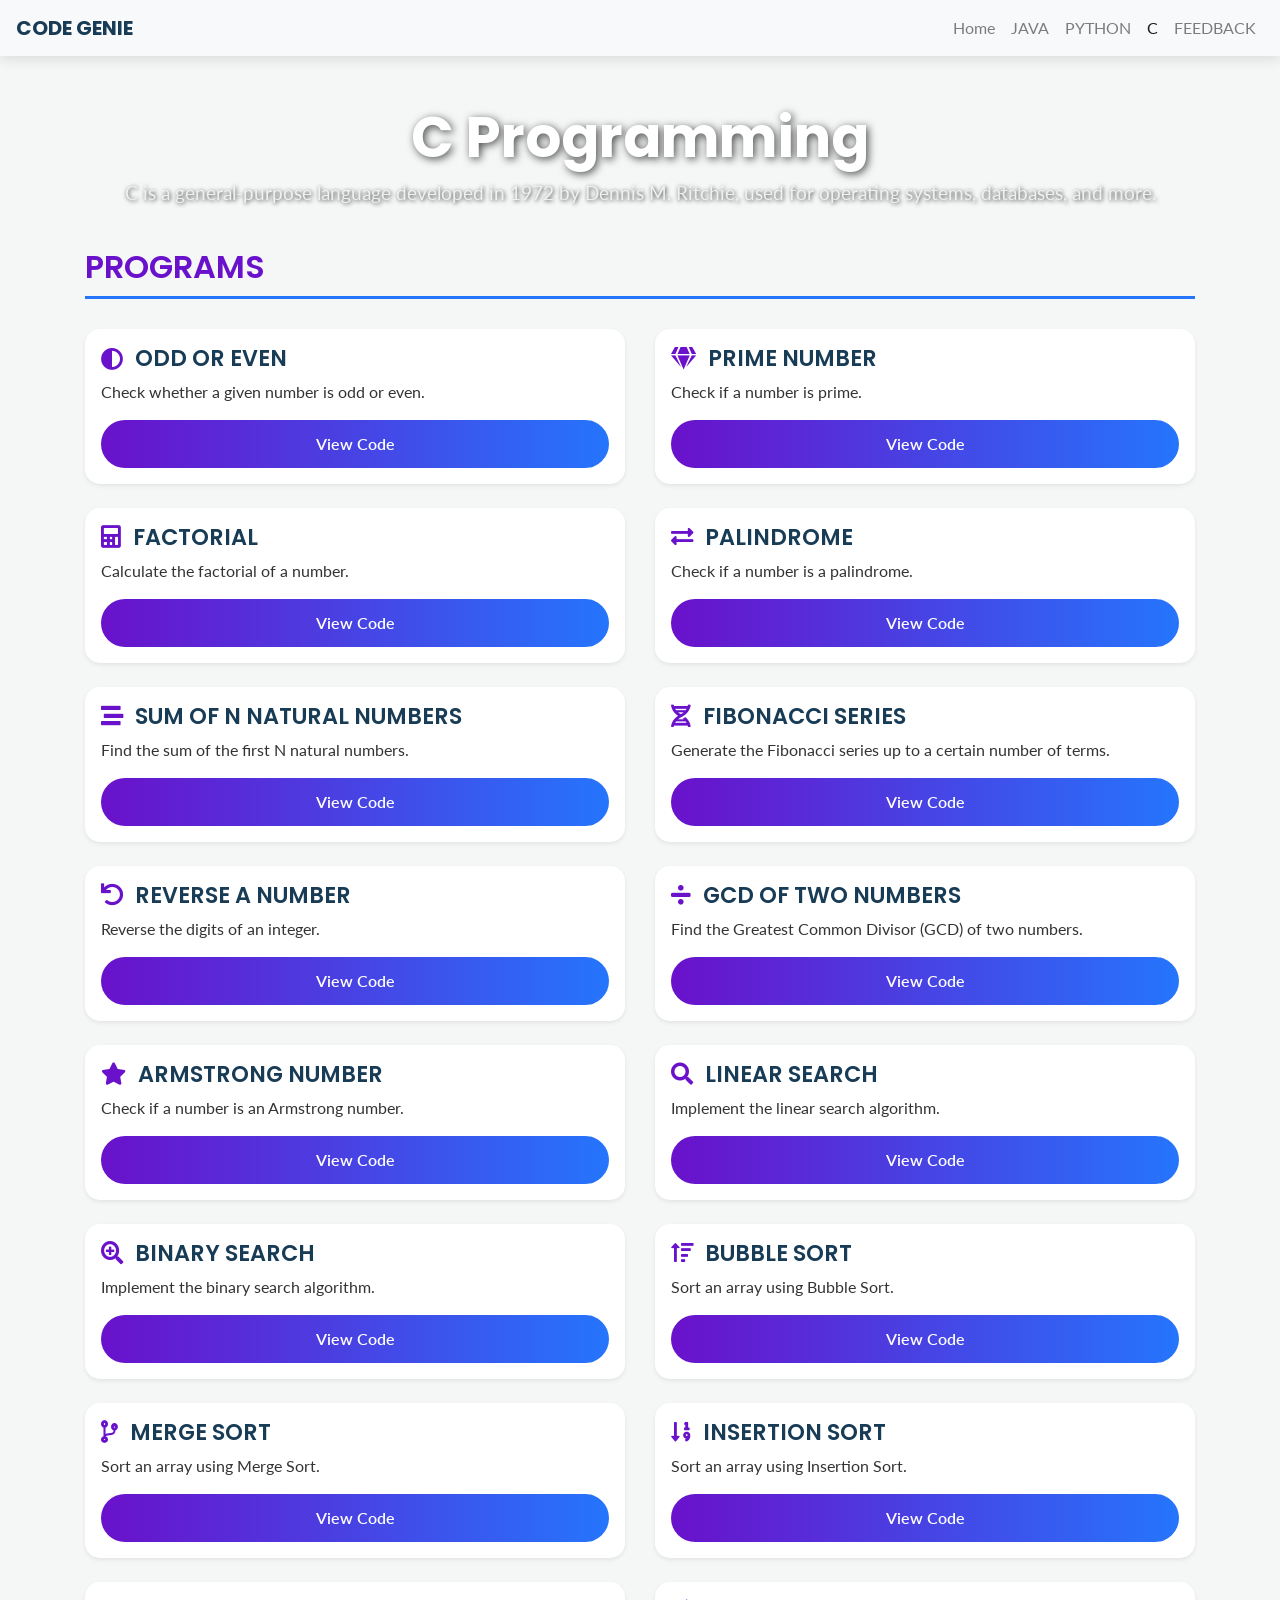
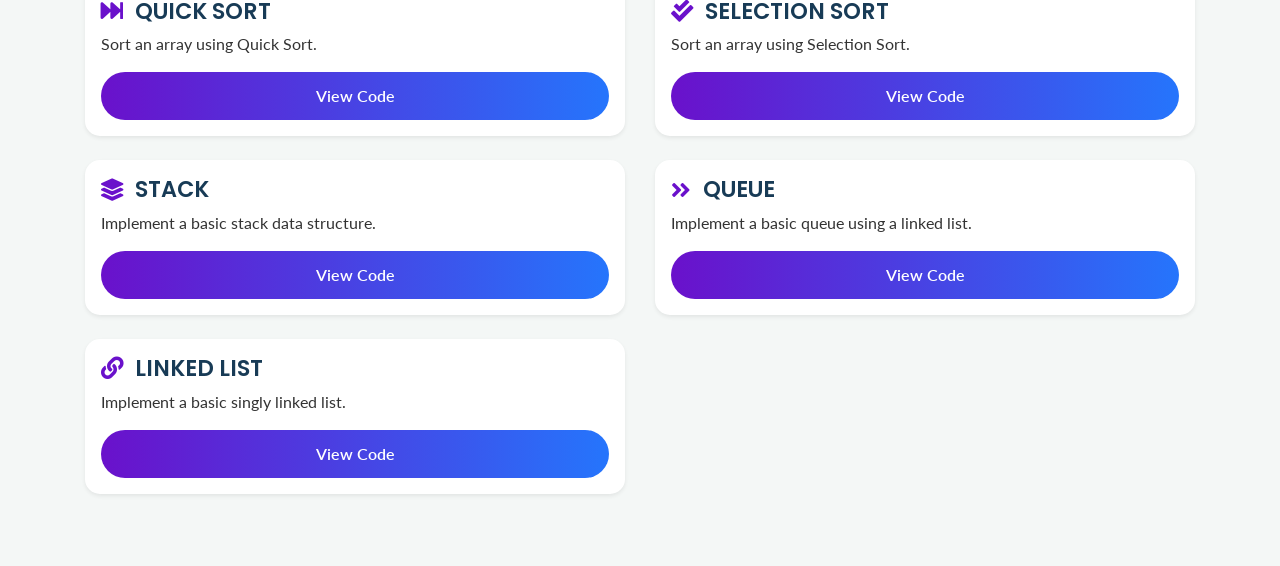
<file: c.html>
<!DOCTYPE html>
<html lang="en">
<head>
    <meta charset="UTF-8">
    <meta name="viewport" content="width=device-width, initial-scale=1.0">
    <title>Code Genie</title>

    <link rel="stylesheet" href="https://stackpath.bootstrapcdn.com/bootstrap/4.5.2/css/bootstrap.min.css">
    <link rel="stylesheet" href="assets/style.css">
    <link rel="stylesheet" href="https://cdnjs.cloudflare.com/ajax/libs/font-awesome/5.15.4/css/all.min.css">

    <link rel="stylesheet" href="assets/animations.css">

</head>
<body>
    <nav class="navbar navbar-expand-lg navbar-light bg-light">
        <a class="navbar-brand" href="index.html">CODE GENIE</a>
        <button class="navbar-toggler" type="button" data-toggle="collapse" data-target="#navbarNav" aria-controls="navbarNav" aria-expanded="false" aria-label="Toggle navigation">
            <span class="navbar-toggler-icon"></span>
        </button>
        <div class="collapse navbar-collapse" id="navbarNav">
            <ul class="navbar-nav ml-auto">
                <li class="nav-item"><a class="nav-link" href="index.html">Home</a></li>
                <li class="nav-item"><a class="nav-link" href="java.html">JAVA</a></li>
                <li class="nav-item"><a class="nav-link" href="python.html">PYTHON</a></li>
                <li class="nav-item active"><a class="nav-link" href="c.html">C</a></li>
                <li class="nav-item"><a class="nav-link" href="suggestion.html">FEEDBACK</a></li>
            </ul>
        </div>
    </nav>

<div class="container pt-5 pb-5 main-content-area">

        <div class="row">
            <div class="col-12 text-center mb-4">
                <h1 class="page-heading">C Programming</h1>
                <p class="page-paragraph">C is a general-purpose language developed in 1972 by Dennis M. Ritchie, used for operating systems, databases, and more.</p>
            </div>

            <div class="col-12">
                <h2 class="section-heading">PROGRAMS</h2>
            </div>

            <div class="col-12 col-md-6 mb-4">
                <div class="card h-100 p-3 shadow-sm">
                    <h3 class="program-title"><i class="fas fa-adjust"></i>ODD OR EVEN</h3>
                    <p class="program-description">Check whether a given number is odd or even.</p>
                    <button type="button" class="btn btn-primary mt-auto" data-toggle="modal" data-target="#c-oddEvenModal">View Code</button>
                </div>
            </div>
            <div class="col-12 col-md-6 mb-4">
                <div class="card h-100 p-3 shadow-sm">
                    <h3 class="program-title"><i class="fas fa-gem"></i>PRIME NUMBER</h3>
                    <p class="program-description">Check if a number is prime.</p>
                    <button type="button" class="btn btn-primary mt-auto" data-toggle="modal" data-target="#c-primeModal">View Code</button>
                </div>
            </div>
            <div class="col-12 col-md-6 mb-4">
                <div class="card h-100 p-3 shadow-sm">
                    <h3 class="program-title"><i class="fas fa-calculator"></i>FACTORIAL</h3>
                    <p class="program-description">Calculate the factorial of a number.</p>
                    <button type="button" class="btn btn-primary mt-auto" data-toggle="modal" data-target="#c-factorialModal">View Code</button>
                </div>
            </div>
            <div class="col-12 col-md-6 mb-4">
                <div class="card h-100 p-3 shadow-sm">
                    <h3 class="program-title"><i class="fas fa-exchange-alt"></i>PALINDROME</h3>
                    <p class="program-description">Check if a number is a palindrome.</p>
                    <button type="button" class="btn btn-primary mt-auto" data-toggle="modal" data-target="#c-palindromeModal">View Code</button>
                </div>
            </div>
            <div class="col-12 col-md-6 mb-4">
                <div class="card h-100 p-3 shadow-sm">
                    <h3 class="program-title"><i class="fas fa-stream"></i>SUM OF N NATURAL NUMBERS</h3>
                    <p class="program-description">Find the sum of the first N natural numbers.</p>
                    <button type="button" class="btn btn-primary mt-auto" data-toggle="modal" data-target="#c-sumNModal">View Code</button>
                </div>
            </div>
            <div class="col-12 col-md-6 mb-4">
                <div class="card h-100 p-3 shadow-sm">
                    <h3 class="program-title"><i class="fas fa-dna"></i>FIBONACCI SERIES</h3>
                    <p class="program-description">Generate the Fibonacci series up to a certain number of terms.</p>
                    <button type="button" class="btn btn-primary mt-auto" data-toggle="modal" data-target="#c-fibonacciModal">View Code</button>
                </div>
            </div>
            <div class="col-12 col-md-6 mb-4">
                <div class="card h-100 p-3 shadow-sm">
                    <h3 class="program-title"><i class="fas fa-undo"></i>REVERSE A NUMBER</h3>
                    <p class="program-description">Reverse the digits of an integer.</p>
                    <button type="button" class="btn btn-primary mt-auto" data-toggle="modal" data-target="#c-reverseNumModal">View Code</button>
                </div>
            </div>
            <div class="col-12 col-md-6 mb-4">
                <div class="card h-100 p-3 shadow-sm">
                    <h3 class="program-title"><i class="fas fa-divide"></i>GCD OF TWO NUMBERS</h3>
                    <p class="program-description">Find the Greatest Common Divisor (GCD) of two numbers.</p>
                    <button type="button" class="btn btn-primary mt-auto" data-toggle="modal" data-target="#c-gcdModal">View Code</button>
                </div>
            </div>
            <div class="col-12 col-md-6 mb-4">
                <div class="card h-100 p-3 shadow-sm">
                    <h3 class="program-title"><i class="fas fa-star"></i>ARMSTRONG NUMBER</h3>
                    <p class="program-description">Check if a number is an Armstrong number.</p>
                    <button type="button" class="btn btn-primary mt-auto" data-toggle="modal" data-target="#c-armstrongModal">View Code</button>
                </div>
            </div>
            <div class="col-12 col-md-6 mb-4">
                <div class="card h-100 p-3 shadow-sm">
                    <h3 class="program-title"><i class="fas fa-search"></i>LINEAR SEARCH</h3>
                    <p class="program-description">Implement the linear search algorithm.</p>
                    <button type="button" class="btn btn-primary mt-auto" data-toggle="modal" data-target="#c-linearSearchModal">View Code</button>
                </div>
            </div>
            <div class="col-12 col-md-6 mb-4">
                <div class="card h-100 p-3 shadow-sm">
                    <h3 class="program-title"><i class="fas fa-search-plus"></i>BINARY SEARCH</h3>
                    <p class="program-description">Implement the binary search algorithm.</p>
                    <button type="button" class="btn btn-primary mt-auto" data-toggle="modal" data-target="#c-binarySearchModal">View Code</button>
                </div>
            </div>
            <div class="col-12 col-md-6 mb-4">
                <div class="card h-100 p-3 shadow-sm">
                    <h3 class="program-title"><i class="fas fa-sort-amount-up"></i>BUBBLE SORT</h3>
                    <p class="program-description">Sort an array using Bubble Sort.</p>
                    <button type="button" class="btn btn-primary mt-auto" data-toggle="modal" data-target="#c-bubbleSortModal">View Code</button>
                </div>
            </div>
            <div class="col-12 col-md-6 mb-4">
                <div class="card h-100 p-3 shadow-sm">
                    <h3 class="program-title"><i class="fas fa-code-branch"></i>MERGE SORT</h3>
                    <p class="program-description">Sort an array using Merge Sort.</p>
                    <button type="button" class="btn btn-primary mt-auto" data-toggle="modal" data-target="#c-mergeSortModal">View Code</button>
                </div>
            </div>
            <div class="col-12 col-md-6 mb-4">
                <div class="card h-100 p-3 shadow-sm">
                    <h3 class="program-title"><i class="fas fa-sort-numeric-down"></i>INSERTION SORT</h3>
                    <p class="program-description">Sort an array using Insertion Sort.</p>
                    <button type="button" class="btn btn-primary mt-auto" data-toggle="modal" data-target="#c-insertionSortModal">View Code</button>
                </div>
            </div>
            <div class="col-12 col-md-6 mb-4">
                <div class="card h-100 p-3 shadow-sm">
                    <h3 class="program-title"><i class="fas fa-fast-forward"></i>QUICK SORT</h3>
                    <p class="program-description">Sort an array using Quick Sort.</p>
                    <button type="button" class="btn btn-primary mt-auto" data-toggle="modal" data-target="#c-quickSortModal">View Code</button>
                </div>
            </div>
            <div class="col-12 col-md-6 mb-4">
                <div class="card h-100 p-3 shadow-sm">
                    <h3 class="program-title"><i class="fas fa-check-double"></i>SELECTION SORT</h3>
                    <p class="program-description">Sort an array using Selection Sort.</p>
                    <button type="button" class="btn btn-primary mt-auto" data-toggle="modal" data-target="#c-selectionSortModal">View Code</button>
                </div>
            </div>
            <div class="col-12 col-md-6 mb-4">
                <div class="card h-100 p-3 shadow-sm">
                    <h3 class="program-title"><i class="fas fa-layer-group"></i>STACK</h3>
                    <p class="program-description">Implement a basic stack data structure.</p>
                    <button type="button" class="btn btn-primary mt-auto" data-toggle="modal" data-target="#c-stackModal">View Code</button>
                </div>
            </div>
            <div class="col-12 col-md-6 mb-4">
                <div class="card h-100 p-3 shadow-sm">
                    <h3 class="program-title"><i class="fas fa-angle-double-right"></i>QUEUE</h3>
                    <p class="program-description">Implement a basic queue using a linked list.</p>
                    <button type="button" class="btn btn-primary mt-auto" data-toggle="modal" data-target="#c-queueModal">View Code</button>
                </div>
            </div>
            <div class="col-12 col-md-6 mb-4">
                <div class="card h-100 p-3 shadow-sm">
                    <h3 class="program-title"><i class="fas fa-link"></i>LINKED LIST</h3>
                    <p class="program-description">Implement a basic singly linked list.</p>
                    <button type="button" class="btn btn-primary mt-auto" data-toggle="modal" data-target="#c-linkedListModal">View Code</button>
                </div>
            </div>
        </div>
    </div>

    <div class="modal fade" id="c-oddEvenModal" tabindex="-1"><div class="modal-dialog"><div class="modal-content"><div class="modal-header"><h5 class="modal-title">ODD OR EVEN</h5><button type="button" class="close" data-dismiss="modal">&times;</button></div><div class="modal-body"><pre><code>#include &lt;stdio.h&gt;
int main() {
    int num;
    printf("Enter an integer: ");
    scanf("%d", &num);
    if (num % 2 == 0)
        printf("%d is even.", num);
    else
        printf("%d is odd.", num);
    return 0;
}</code></pre></div></div></div></div>
    <div class="modal fade" id="c-primeModal" tabindex="-1"><div class="modal-dialog"><div class="modal-content"><div class="modal-header"><h5 class="modal-title">PRIME NUMBER</h5><button type="button" class="close" data-dismiss="modal">&times;</button></div><div class="modal-body"><pre><code>#include &lt;stdio.h&gt;
int main() {
    int n, i, flag = 0;
    printf("Enter a positive integer: ");
    scanf("%d", &n);
    if (n == 0 || n == 1)
        flag = 1;
    for (i = 2; i <= n / 2; ++i) {
        if (n % i == 0) {
            flag = 1;
            break;
        }
    }
    if (flag == 0)
        printf("%d is a prime number.", n);
    else
        printf("%d is not a prime number.", n);
    return 0;
}</code></pre></div></div></div></div>
    <div class="modal fade" id="c-factorialModal" tabindex="-1"><div class="modal-dialog"><div class="modal-content"><div class="modal-header"><h5 class="modal-title">FACTORIAL</h5><button type="button" class="close" data-dismiss="modal">&times;</button></div><div class="modal-body"><pre><code>#include&lt;stdio.h&gt;
int main() {
    int i, fact = 1, number;
    printf("Enter a number: ");
    scanf("%d", &number);
    for (i = 1; i <= number; i++) {
        fact = fact * i;
    }
    printf("Factorial of %d is: %d", number, fact);
    return 0;
}</code></pre></div></div></div></div>
    <div class="modal fade" id="c-palindromeModal" tabindex="-1"><div class="modal-dialog"><div class="modal-content"><div class="modal-header"><h5 class="modal-title">PALINDROME</h5><button type="button" class="close" data-dismiss="modal">&times;</button></div><div class="modal-body"><pre><code>#include &lt;stdio.h&gt;
int main() {
    int n, reversed = 0, remainder, original;
    printf("Enter an integer: ");
    scanf("%d", &n);
    original = n;
    while (n != 0) {
        remainder = n % 10;
        reversed = reversed * 10 + remainder;
        n /= 10;
    }
    if (original == reversed)
        printf("%d is a palindrome.", original);
    else
        printf("%d is not a palindrome.", original);
    return 0;
}</code></pre></div></div></div></div>
    <div class="modal fade" id="c-sumNModal" tabindex="-1"><div class="modal-dialog"><div class="modal-content"><div class="modal-header"><h5 class="modal-title">SUM OF N NATURAL NUMBERS</h5><button type="button" class="close" data-dismiss="modal">&times;</button></div><div class="modal-body"><pre><code>#include &lt;stdio.h&gt;
int main() {
    int num, i, sum = 0;
    printf("Enter a positive number: ");
    scanf("%d", &num);
    for (i = 1; i <= num; ++i) {
        sum += i;
    }
    printf("Sum = %d", sum);
    return 0;
}</code></pre></div></div></div></div>
    <div class="modal fade" id="c-fibonacciModal" tabindex="-1"><div class="modal-dialog"><div class="modal-content"><div class="modal-header"><h5 class="modal-title">FIBONACCI SERIES</h5><button type="button" class="close" data-dismiss="modal">&times;</button></div><div class="modal-body"><pre><code>#include &lt;stdio.h&gt;
int main() {
    int i, n;
    int t1 = 0, t2 = 1;
    int nextTerm = t1 + t2;
    printf("Enter the number of terms: ");
    scanf("%d", &n);
    printf("Fibonacci Series: %d, %d, ", t1, t2);
    for (i = 3; i <= n; ++i) {
        printf("%d, ", nextTerm);
        t1 = t2;
        t2 = nextTerm;
        nextTerm = t1 + t2;
    }
    return 0;
}</code></pre></div></div></div></div>
    <div class="modal fade" id="c-reverseNumModal" tabindex="-1"><div class="modal-dialog"><div class="modal-content"><div class="modal-header"><h5 class="modal-title">REVERSE A NUMBER</h5><button type="button" class="close" data-dismiss="modal">&times;</button></div><div class="modal-body"><pre><code>#include &lt;stdio.h&gt;
int main() {
    int n, reverse = 0, rem;
    printf("Enter a number: ");
    scanf("%d", &n);
    while (n != 0) {
        rem = n % 10;
        reverse = reverse * 10 + rem;
        n /= 10;
    }
    printf("Reversed Number: %d", reverse);
    return 0;
}</code></pre></div></div></div></div>
    <div class="modal fade" id="c-gcdModal" tabindex="-1"><div class="modal-dialog"><div class="modal-content"><div class="modal-header"><h5 class="modal-title">GCD OF TWO NUMBERS</h5><button type="button" class="close" data-dismiss="modal">&times;</button></div><div class="modal-body"><pre><code>#include &lt;stdio.h&gt;
int main() {
    int n1, n2, i, gcd;
    printf("Enter two integers: ");
    scanf("%d %d", &n1, &n2);
    for (i = 1; i <= n1 && i <= n2; ++i) {
        if (n1 % i == 0 && n2 % i == 0)
            gcd = i;
    }
    printf("G.C.D of %d and %d is %d", n1, n2, gcd);
    return 0;
}</code></pre></div></div></div></div>
    <div class="modal fade" id="c-armstrongModal" tabindex="-1"><div class="modal-dialog"><div class="modal-content"><div class="modal-header"><h5 class="modal-title">ARMSTRONG NUMBER</h5><button type="button" class="close" data-dismiss="modal">&times;</button></div><div class="modal-body"><pre><code>#include &lt;stdio.h&gt;
int main() {
    int num, originalNum, remainder, result = 0;
    printf("Enter a three-digit integer: ");
    scanf("%d", &num);
    originalNum = num;
    while (originalNum != 0) {
        remainder = originalNum % 10;
        result += remainder * remainder * remainder;
        originalNum /= 10;
    }
    if (result == num)
        printf("%d is an Armstrong number.", num);
    else
        printf("%d is not an Armstrong number.", num);
    return 0;
}</code></pre></div></div></div></div>
    <div class="modal fade" id="c-linearSearchModal" tabindex="-1"><div class="modal-dialog"><div class="modal-content"><div class="modal-header"><h5 class="modal-title">LINEAR SEARCH</h5><button type="button" class="close" data-dismiss="modal">&times;</button></div><div class="modal-body"><pre><code>#include &lt;stdio.h&gt;
int linearSearch(int arr[], int size, int key) {
    for (int i = 0; i < size; i++) {
        if (arr[i] == key) {
            return i;
        }
    }
    return -1;
}
int main() {
    int arr[] = { 3, 4, 1, 7, 5, 8, 11 };
    int size = sizeof(arr) / sizeof(arr[0]);
    int key = 7;
    int index = linearSearch(arr, size, key);
    if (index == -1) {
        printf("Element not present.");
    } else {
        printf("Element present at index %d.", index);
    }
    return 0;
}</code></pre></div></div></div></div>
    <div class="modal fade" id="c-binarySearchModal" tabindex="-1"><div class="modal-dialog"><div class="modal-content"><div class="modal-header"><h5 class="modal-title">BINARY SEARCH</h5><button type="button" class="close" data-dismiss="modal">&times;</button></div><div class="modal-body"><pre><code>#include &lt;stdio.h&gt;
int binarySearch(int a[], int low, int high, int key) {
    while (low <= high) {
        int mid = low + (high - low) / 2;
        if (a[mid] == key) return mid;
        if (a[mid] < key) low = mid + 1;
        else high = mid - 1;
    }
    return -1;
}
int main() {
    int a[] = { 12, 13, 21, 36, 40 };
    int n = sizeof(a) / sizeof(a[0]);
    int key = 21;
    int result = binarySearch(a, 0, n - 1, key);
    (result == -1) ? printf("Element not present")
                   : printf("Element present at index %d", result);
    return 0;
}</code></pre></div></div></div></div>
    <div class="modal fade" id="c-bubbleSortModal" tabindex="-1"><div class="modal-dialog"><div class="modal-content"><div class="modal-header"><h5 class="modal-title">BUBBLE SORT</h5><button type="button" class="close" data-dismiss="modal">&times;</button></div><div class="modal-body"><pre><code>#include &lt;stdio.h&gt;
void bubble_sort(int arr[], int n) {
    for (int i = 0; i < n - 1; i++) {
        for (int j = 0; j < n - i - 1; j++) {
            if (arr[j] > arr[j + 1]) {
                int temp = arr[j];
                arr[j] = arr[j + 1];
                arr[j + 1] = temp;
            }
        }
    }
}</code></pre></div></div></div></div>
    <div class="modal fade" id="c-mergeSortModal" tabindex="-1"><div class="modal-dialog"><div class="modal-content"><div class="modal-header"><h5 class="modal-title">MERGE SORT</h5><button type="button" class="close" data-dismiss="modal">&times;</button></div><div class="modal-body"><pre><code>#include &lt;stdio.h&gt;
#include &lt;stdlib.h&gt;
void merge(int arr[], int l, int m, int r) {
    int i, j, k;
    int n1 = m - l + 1;
    int n2 = r - m;
    int *L = malloc(n1 * sizeof(int));
    int *R = malloc(n2 * sizeof(int));
    for (i = 0; i < n1; i++) L[i] = arr[l + i];
    for (j = 0; j < n2; j++) R[j] = arr[m + 1 + j];
    i = 0; j = 0; k = l;
    while (i < n1 && j < n2) {
        if (L[i] <= R[j]) arr[k++] = L[i++];
        else arr[k++] = R[j++];
    }
    while (i < n1) arr[k++] = L[i++];
    while (j < n2) arr[k++] = R[j++];
    free(L); free(R);
}
void mergeSort(int arr[], int l, int r) {
    if (l < r) {
        int m = l + (r - l) / 2;
        mergeSort(arr, l, m);
        mergeSort(arr, m + 1, r);
        merge(arr, l, m, r);
    }
}</code></pre></div></div></div></div>
    <div class="modal fade" id="c-insertionSortModal" tabindex="-1"><div class="modal-dialog"><div class="modal-content"><div class="modal-header"><h5 class="modal-title">INSERTION SORT</h5><button type="button" class="close" data-dismiss="modal">&times;</button></div><div class="modal-body"><pre><code>#include &lt;stdio.h&gt;
void insertionSort(int arr[], int n) {
    int i, key, j;
    for (i = 1; i < n; i++) {
        key = arr[i];
        j = i - 1;
        while (j >= 0 && arr[j] > key) {
            arr[j + 1] = arr[j];
            j = j - 1;
        }
        arr[j + 1] = key;
    }
}</code></pre></div></div></div></div>
    <div class="modal fade" id="c-quickSortModal" tabindex="-1"><div class="modal-dialog"><div class="modal-content"><div class="modal-header"><h5 class="modal-title">QUICK SORT</h5><button type="button" class="close" data-dismiss="modal">&times;</button></div><div class="modal-body"><pre><code>#include &lt;stdio.h&gt;
void swap(int *a, int *b) {
    int t = *a; *a = *b; *b = t;
}
int partition(int array[], int low, int high) {
    int pivot = array[high];
    int i = (low - 1);
    for (int j = low; j < high; j++) {
        if (array[j] <= pivot) {
            i++;
            swap(&array[i], &array[j]);
        }
    }
    swap(&array[i + 1], &array[high]);
    return (i + 1);
}
void quickSort(int array[], int low, int high) {
    if (low < high) {
        int pi = partition(array, low, high);
        quickSort(array, low, pi - 1);
        quickSort(array, pi + 1, high);
    }
}</code></pre></div></div></div></div>
    <div class="modal fade" id="c-selectionSortModal" tabindex="-1"><div class="modal-dialog"><div class="modal-content"><div class="modal-header"><h5 class="modal-title">SELECTION SORT</h5><button type="button" class="close" data-dismiss="modal">&times;</button></div><div class="modal-body"><pre><code>#include &lt;stdio.h&gt;
void selectionSort(int arr[], int n) {
    int i, j, min_idx, temp;
    for (i = 0; i < n-1; i++) {
        min_idx = i;
        for (j = i+1; j < n; j++)
          if (arr[j] < arr[min_idx])
            min_idx = j;
        temp = arr[min_idx];
        arr[min_idx] = arr[i];
        arr[i] = temp;
    }
}</code></pre></div></div></div></div>
    <div class="modal fade" id="c-stackModal" tabindex="-1"><div class="modal-dialog"><div class="modal-content"><div class="modal-header"><h5 class="modal-title">STACK</h5><button type="button" class="close" data-dismiss="modal">&times;</button></div><div class="modal-body"><pre><code>#include &lt;stdio.h&gt;
#define MAXSIZE 8
int stack[MAXSIZE];
int top = -1;
int isempty() { return top == -1; }
int isfull() { return top == MAXSIZE - 1; }
int peek() { return stack[top]; }
int pop() {
    if (!isempty()) return stack[top--];
    printf("Stack is empty.\\n");
    return -1;
}
void push(int data) {
    if (!isfull()) stack[++top] = data;
    else printf("Stack is full.\\n");
}</code></pre></div></div></div></div>
    <div class="modal fade" id="c-queueModal" tabindex="-1"><div class="modal-dialog"><div class="modal-content"><div class="modal-header"><h5 class="modal-title">QUEUE</h5><button type="button" class="close" data-dismiss="modal">&times;</button></div><div class="modal-body"><pre><code>#include&lt;stdio.h&gt;
#include &lt;stdlib.h&gt;
struct Node {
    int data;
    struct Node* next;
};
struct Node* front = NULL;
struct Node* rear = NULL;
void enqueue(int element) {
    struct Node* new_node = (struct Node*)malloc(sizeof(struct Node));
    new_node->data = element;
    new_node->next = NULL;
    if (rear == NULL) {
        front = rear = new_node;
        return;
    }
    rear->next = new_node;
    rear = new_node;
}
int dequeue() {
    if (front == NULL) return -1; // Queue is empty
    struct Node* temp = front;
    int element = temp->data;
    front = front->next;
    if (front == NULL) rear = NULL;
    free(temp);
    return element;
}</code></pre></div></div></div></div>
    <div class="modal fade" id="c-linkedListModal" tabindex="-1"><div class="modal-dialog"><div class="modal-content"><div class="modal-header"><h5 class="modal-title">LINKED LIST</h5><button type="button" class="close" data-dismiss="modal">&times;</button></div><div class="modal-body"><pre><code>#include &lt;stdio.h&gt;
#include &lt;stdlib.h&gt;
struct Node {
    int data;
    struct Node *next;
};
void insert(struct Node** head_ref, int new_data) {
    struct Node* new_node = (struct Node*)malloc(sizeof(struct Node));
    new_node->data = new_data;
    new_node->next = (*head_ref);
    (*head_ref) = new_node;
}
void printList(struct Node *node) {
    while (node != NULL) {
        printf(" %d ", node->data);
        node = node->next;
    }
}</code></pre></div></div></div></div>

    <script src="https://code.jquery.com/jquery-3.5.1.slim.min.js" integrity="sha384-DfXdz2htPH0lsSSs5nCTpuj/zy4C+OGpamoFVy38MVBnE+IbbVYUew+OrCXaRkfj" crossorigin="anonymous"></script>
    <script src="https://cdn.jsdelivr.net/npm/popper.js@1.16.1/dist/umd/popper.min.js" integrity="sha384-9/reFTGAW83EW2RDu2S0VKaIzap3H66lZH81PoYlFhbGU+6BZp6G7niu735Sk7lN" crossorigin="anonymous"></script>
    <script src="https://stackpath.bootstrapcdn.com/bootstrap/4.5.2/js/bootstrap.min.js" integrity="sha384-B4gt1jrGC7Jh4AgTPSdUtOBvfO8shuf57BaghqFfPlYxofvL8/KUEfYiJOMMV+rV" crossorigin="anonymous"></script>
</body>
</html>
</file>
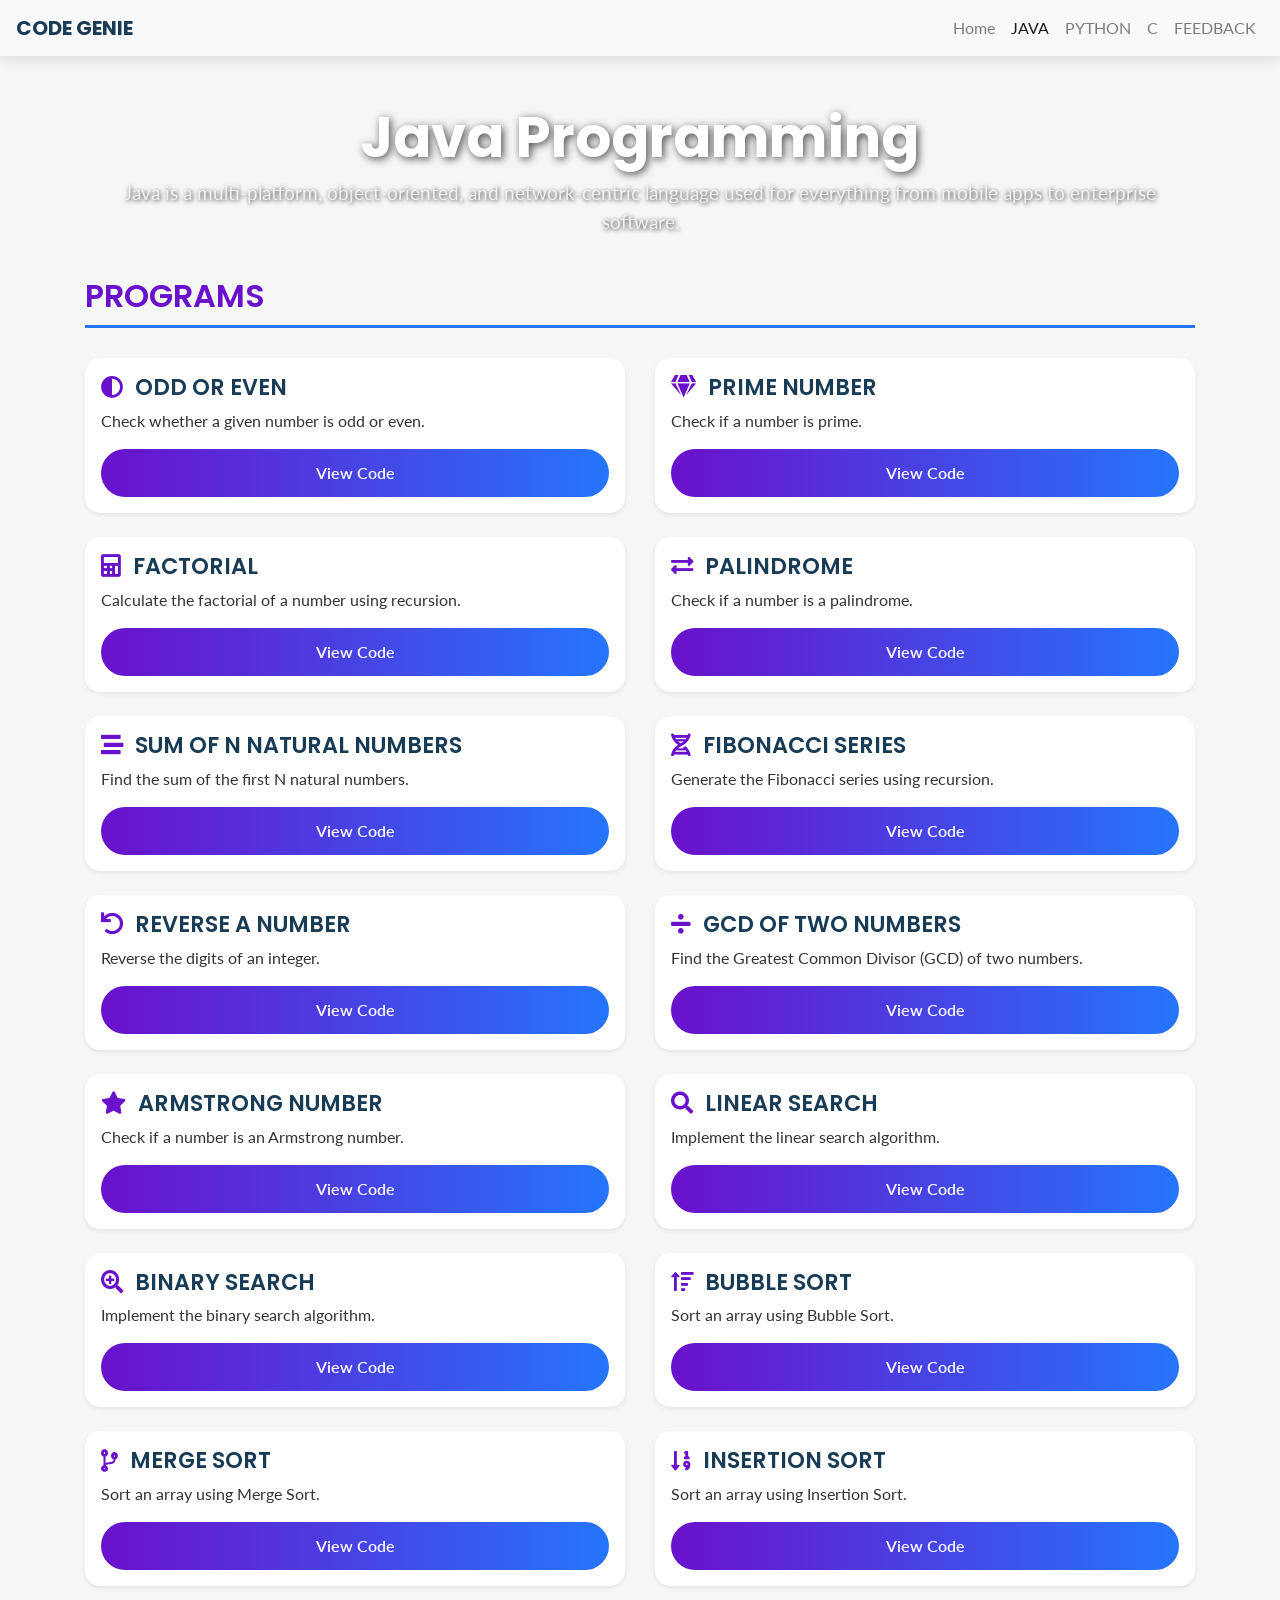
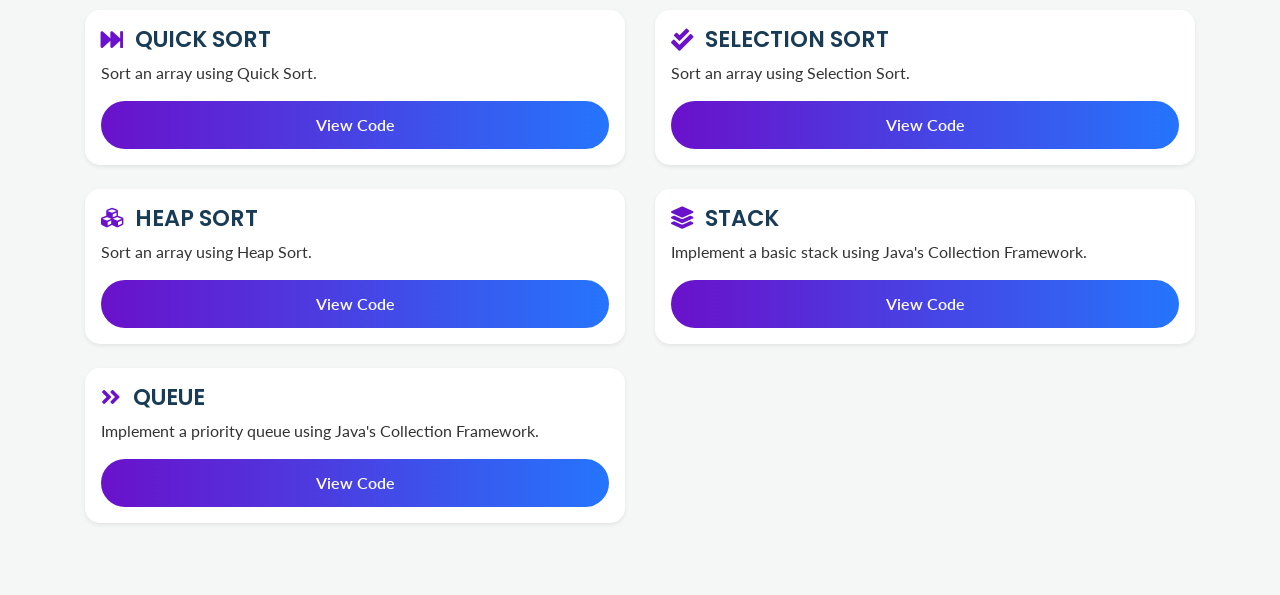
<file: java.html>
<!DOCTYPE html>
<html lang="en">
<head>
    <meta charset="UTF-8">
    <meta name="viewport" content="width=device-width, initial-scale=1.0">
    <title>Code Genie</title>

    <link rel="stylesheet" href="https://stackpath.bootstrapcdn.com/bootstrap/4.5.2/css/bootstrap.min.css">
    <link rel="stylesheet" href="assets/style.css">
    
    <link rel="stylesheet" href="assets/animations.css">

    <title>Java Programs - Code Genie</title>
    <link rel="stylesheet" href="https://cdnjs.cloudflare.com/ajax/libs/font-awesome/5.15.4/css/all.min.css">
</head>
</head>
<body>
    <nav class="navbar navbar-expand-lg navbar-light bg-light">
        <a class="navbar-brand" href="index.html">CODE GENIE</a>
        <button class="navbar-toggler" type="button" data-toggle="collapse" data-target="#navbarNav" aria-controls="navbarNav" aria-expanded="false" aria-label="Toggle navigation">
            <span class="navbar-toggler-icon"></span>
        </button>
        <div class="collapse navbar-collapse" id="navbarNav">
            <ul class="navbar-nav ml-auto">
                <li class="nav-item"><a class="nav-link" href="index.html">Home</a></li>
                <li class="nav-item active"><a class="nav-link" href="java.html">JAVA</a></li>
                <li class="nav-item"><a class="nav-link" href="python.html">PYTHON</a></li>
                <li class="nav-item"><a class="nav-link" href="c.html">C</a></li>
                <li class="nav-item"><a class="nav-link" href="suggestion.html">FEEDBACK</a></li>
            </ul>
        </div>
    </nav>

<div class="container pt-5 pb-5 main-content-area">

        <div class="row">
            <div class="col-12 text-center mb-4">
                <h1 class="page-heading">Java Programming</h1>
                <p class="page-paragraph">Java is a multi-platform, object-oriented, and network-centric language used for everything from mobile apps to enterprise software.</p>
            </div>

            <div class="col-12">
                <h2 class="section-heading">PROGRAMS</h2>
            </div>

            <div class="col-12 col-md-6 mb-4">
                <div class="card h-100 p-3 shadow-sm">
                    <h3 class="program-title"><i class="fas fa-adjust"></i>ODD OR EVEN</h3>
                    <p class="program-description">Check whether a given number is odd or even.</p>
                    <button type="button" class="btn btn-primary mt-auto" data-toggle="modal" data-target="#java-oddEvenModal">View Code</button>
                </div>
            </div>
            <div class="col-12 col-md-6 mb-4">
                <div class="card h-100 p-3 shadow-sm">
                    <h3 class="program-title"><i class="fas fa-gem"></i>PRIME NUMBER</h3>
                    <p class="program-description">Check if a number is prime.</p>
                    <button type="button" class="btn btn-primary mt-auto" data-toggle="modal" data-target="#java-primeModal">View Code</button>
                </div>
            </div>
            <div class="col-12 col-md-6 mb-4">
                <div class="card h-100 p-3 shadow-sm">
                    <h3 class="program-title"><i class="fas fa-calculator"></i>FACTORIAL</h3>
                    <p class="program-description">Calculate the factorial of a number using recursion.</p>
                    <button type="button" class="btn btn-primary mt-auto" data-toggle="modal" data-target="#java-factorialModal">View Code</button>
                </div>
            </div>
            <div class="col-12 col-md-6 mb-4">
                <div class="card h-100 p-3 shadow-sm">
                    <h3 class="program-title"><i class="fas fa-exchange-alt"></i>PALINDROME</h3>
                    <p class="program-description">Check if a number is a palindrome.</p>
                    <button type="button" class="btn btn-primary mt-auto" data-toggle="modal" data-target="#java-palindromeModal">View Code</button>
                </div>
            </div>
            <div class="col-12 col-md-6 mb-4">
                <div class="card h-100 p-3 shadow-sm">
                    <h3 class="program-title"><i class="fas fa-stream"></i>SUM OF N NATURAL NUMBERS</h3>
                    <p class="program-description">Find the sum of the first N natural numbers.</p>
                    <button type="button" class="btn btn-primary mt-auto" data-toggle="modal" data-target="#java-sumNModal">View Code</button>
                </div>
            </div>
            <div class="col-12 col-md-6 mb-4">
                <div class="card h-100 p-3 shadow-sm">
                    <h3 class="program-title"><i class="fas fa-dna"></i>FIBONACCI SERIES</h3>
                    <p class="program-description">Generate the Fibonacci series using recursion.</p>
                    <button type="button" class="btn btn-primary mt-auto" data-toggle="modal" data-target="#java-fibonacciModal">View Code</button>
                </div>
            </div>
            <div class="col-12 col-md-6 mb-4">
                <div class="card h-100 p-3 shadow-sm">
                    <h3 class="program-title"><i class="fas fa-undo"></i>REVERSE A NUMBER</h3>
                    <p class="program-description">Reverse the digits of an integer.</p>
                    <button type="button" class="btn btn-primary mt-auto" data-toggle="modal" data-target="#java-reverseNumModal">View Code</button>
                </div>
            </div>
            <div class="col-12 col-md-6 mb-4">
                <div class="card h-100 p-3 shadow-sm">
                    <h3 class="program-title"><i class="fas fa-divide"></i>GCD OF TWO NUMBERS</h3>
                    <p class="program-description">Find the Greatest Common Divisor (GCD) of two numbers.</p>
                    <button type="button" class="btn btn-primary mt-auto" data-toggle="modal" data-target="#java-gcdModal">View Code</button>
                </div>
            </div>
            <div class="col-12 col-md-6 mb-4">
                <div class="card h-100 p-3 shadow-sm">
                    <h3 class="program-title"><i class="fas fa-star"></i>ARMSTRONG NUMBER</h3>
                    <p class="program-description">Check if a number is an Armstrong number.</p>
                    <button type="button" class="btn btn-primary mt-auto" data-toggle="modal" data-target="#java-armstrongModal">View Code</button>
                </div>
            </div>
            <div class="col-12 col-md-6 mb-4">
                <div class="card h-100 p-3 shadow-sm">
                    <h3 class="program-title"><i class="fas fa-search"></i>LINEAR SEARCH</h3>
                    <p class="program-description">Implement the linear search algorithm.</p>
                    <button type="button" class="btn btn-primary mt-auto" data-toggle="modal" data-target="#java-linearSearchModal">View Code</button>
                </div>
            </div>
            <div class="col-12 col-md-6 mb-4">
                <div class="card h-100 p-3 shadow-sm">
                    <h3 class="program-title"><i class="fas fa-search-plus"></i>BINARY SEARCH</h3>
                    <p class="program-description">Implement the binary search algorithm.</p>
                    <button type="button" class="btn btn-primary mt-auto" data-toggle="modal" data-target="#java-binarySearchModal">View Code</button>
                </div>
            </div>
            <div class="col-12 col-md-6 mb-4">
                <div class="card h-100 p-3 shadow-sm">
                    <h3 class="program-title"><i class="fas fa-sort-amount-up"></i>BUBBLE SORT</h3>
                    <p class="program-description">Sort an array using Bubble Sort.</p>
                    <button type="button" class="btn btn-primary mt-auto" data-toggle="modal" data-target="#java-bubbleSortModal">View Code</button>
                </div>
            </div>
            <div class="col-12 col-md-6 mb-4">
                <div class="card h-100 p-3 shadow-sm">
                    <h3 class="program-title"><i class="fas fa-code-branch"></i>MERGE SORT</h3>
                    <p class="program-description">Sort an array using Merge Sort.</p>
                    <button type="button" class="btn btn-primary mt-auto" data-toggle="modal" data-target="#java-mergeSortModal">View Code</button>
                </div>
            </div>
            <div class="col-12 col-md-6 mb-4">
                <div class="card h-100 p-3 shadow-sm">
                    <h3 class="program-title"><i class="fas fa-sort-numeric-down"></i>INSERTION SORT</h3>
                    <p class="program-description">Sort an array using Insertion Sort.</p>
                    <button type="button" class="btn btn-primary mt-auto" data-toggle="modal" data-target="#java-insertionSortModal">View Code</button>
                </div>
            </div>
            <div class="col-12 col-md-6 mb-4">
                <div class="card h-100 p-3 shadow-sm">
                    <h3 class="program-title"><i class="fas fa-fast-forward"></i>QUICK SORT</h3>
                    <p class="program-description">Sort an array using Quick Sort.</p>
                    <button type="button" class="btn btn-primary mt-auto" data-toggle="modal" data-target="#java-quickSortModal">View Code</button>
                </div>
            </div>
            <div class="col-12 col-md-6 mb-4">
                <div class="card h-100 p-3 shadow-sm">
                    <h3 class="program-title"><i class="fas fa-check-double"></i>SELECTION SORT</h3>
                    <p class="program-description">Sort an array using Selection Sort.</p>
                    <button type="button" class="btn btn-primary mt-auto" data-toggle="modal" data-target="#java-selectionSortModal">View Code</button>
                </div>
            </div>
            <div class="col-12 col-md-6 mb-4">
                <div class="card h-100 p-3 shadow-sm">
                    <h3 class="program-title"><i class="fas fa-cubes"></i>HEAP SORT</h3>
                    <p class="program-description">Sort an array using Heap Sort.</p>
                    <button type="button" class="btn btn-primary mt-auto" data-toggle="modal" data-target="#java-heapSortModal">View Code</button>
                </div>
            </div>
            <div class="col-12 col-md-6 mb-4">
                <div class="card h-100 p-3 shadow-sm">
                    <h3 class="program-title"><i class="fas fa-layer-group"></i>STACK</h3>
                    <p class="program-description">Implement a basic stack using Java's Collection Framework.</p>
                    <button type="button" class="btn btn-primary mt-auto" data-toggle="modal" data-target="#java-stackModal">View Code</button>
                </div>
            </div>
            <div class="col-12 col-md-6 mb-4">
                <div class="card h-100 p-3 shadow-sm">
                    <h3 class="program-title"><i class="fas fa-angle-double-right"></i>QUEUE</h3>
                    <p class="program-description">Implement a priority queue using Java's Collection Framework.</p>
                    <button type="button" class="btn btn-primary mt-auto" data-toggle="modal" data-target="#java-queueModal">View Code</button>
                </div>
            </div>
        </div>
    </div>

    <div class="modal fade" id="java-oddEvenModal" tabindex="-1"><div class="modal-dialog"><div class="modal-content"><div class="modal-header"><h5 class="modal-title">ODD OR EVEN</h5><button type="button" class="close" data-dismiss="modal">&times;</button></div><div class="modal-body"><pre><code>import java.util.Scanner;
public class Main {
    public static void main(String[] args) {
        Scanner reader = new Scanner(System.in);
        System.out.print("Enter a number: ");
        int num = reader.nextInt();
        if (num % 2 == 0) {
            System.out.println(num + " is even");
        } else {
            System.out.println(num + " is odd");
        }
    }
}</code></pre></div></div></div></div>
    <div class="modal fade" id="java-primeModal" tabindex="-1"><div class="modal-dialog"><div class="modal-content"><div class="modal-header"><h5 class="modal-title">PRIME NUMBER</h5><button type="button" class="close" data-dismiss="modal">&times;</button></div><div class="modal-body"><pre><code>public class Prime {
    public static void main(String args[]) {
        int i, m = 0, flag = 0;
        int n = 17; // The number to check
        m = n / 2;
        if (n == 0 || n == 1) {
            System.out.println(n + " is not a prime number");
        } else {
            for (i = 2; i <= m; i++) {
                if (n % i == 0) {
                    System.out.println(n + " is not a prime number");
                    flag = 1;
                    break;
                }
            }
            if (flag == 0) {
                System.out.println(n + " is a prime number");
            }
        }
    }
}</code></pre></div></div></div></div>
    <div class="modal fade" id="java-factorialModal" tabindex="-1"><div class="modal-dialog"><div class="modal-content"><div class="modal-header"><h5 class="modal-title">FACTORIAL</h5><button type="button" class="close" data-dismiss="modal">&times;</button></div><div class="modal-body"><pre><code>class Factorial {
    static int factorial(int n) {
        if (n == 0)
            return 1;
        else
            return (n * factorial(n - 1));
    }
    public static void main(String args[]) {
        int number = 5;
        int fact = factorial(number);
        System.out.println("Factorial of " + number + " is: " + fact);
    }
}</code></pre></div></div></div></div>
    <div class="modal fade" id="java-palindromeModal" tabindex="-1"><div class="modal-dialog"><div class="modal-content"><div class="modal-header"><h5 class="modal-title">PALINDROME</h5><button type="button" class="close" data-dismiss="modal">&times;</button></div><div class="modal-body"><pre><code>class Palindrome {
    public static void main(String args[]) {
        int r, sum = 0, temp;
        int n = 454; // Number to check
        temp = n;
        while (n > 0) {
            r = n % 10;
            sum = (sum * 10) + r;
            n = n / 10;
        }
        if (temp == sum)
            System.out.println("It is a palindrome number");
        else
            System.out.println("It is not a palindrome");
    }
}</code></pre></div></div></div></div>
    <div class="modal fade" id="java-sumNModal" tabindex="-1"><div class="modal-dialog"><div class="modal-content"><div class="modal-header"><h5 class="modal-title">SUM OF N NATURAL NUMBERS</h5><button type="button" class="close" data-dismiss="modal">&times;</button></div><div class="modal-body"><pre><code>public class SumOfNaturalNumber {
    public static void main(String[] args) {
        int i, num = 10, sum = 0;
        for (i = 1; i <= num; ++i) {
            sum = sum + i;
        }
        System.out.println("Sum of First " + num + " Natural Numbers is = " + sum);
    }
}</code></pre></div></div></div></div>
    <div class="modal fade" id="java-fibonacciModal" tabindex="-1"><div class="modal-dialog"><div class="modal-content"><div class="modal-header"><h5 class="modal-title">FIBONACCI SERIES</h5><button type="button" class="close" data-dismiss="modal">&times;</button></div><div class="modal-body"><pre><code>class Fibonacci {
    static int n1 = 0, n2 = 1, n3 = 0;
    static void printFibonacci(int count) {
        if (count > 0) {
            n3 = n1 + n2;
            n1 = n2;
            n2 = n3;
            System.out.print(" " + n3);
            printFibonacci(count - 1);
        }
    }
    public static void main(String args[]) {
        int count = 10;
        System.out.print(n1 + " " + n2); // printing 0 and 1
        printFibonacci(count - 2); // n-2 because 2 numbers are already printed
    }
}</code></pre></div></div></div></div>
    <div class="modal fade" id="java-reverseNumModal" tabindex="-1"><div class="modal-dialog"><div class="modal-content"><div class="modal-header"><h5 class="modal-title">REVERSE A NUMBER</h5><button type="button" class="close" data-dismiss="modal">&times;</button></div><div class="modal-body"><pre><code>public class ReverseNumber {
    public static void main(String[] args) {
        int number = 987654, reverse = 0;
        while (number != 0) {
            int remainder = number % 10;
            reverse = reverse * 10 + remainder;
            number = number / 10;
        }
        System.out.println("The reverse of the given number is: " + reverse);
    }
}</code></pre></div></div></div></div>
    <div class="modal fade" id="java-gcdModal" tabindex="-1"><div class="modal-dialog"><div class="modal-content"><div class="modal-header"><h5 class="modal-title">GCD OF TWO NUMBERS</h5><button type="button" class="close" data-dismiss="modal">&times;</button></div><div class="modal-body"><pre><code>public class FindGCD {
    public static void main(String[] args) {
        int num1 = 12, num2 = 8, gcd = 1;
        for(int i = 1; i <= num1 && i <= num2; ++i) {
            // Checks if i is a factor of both integers
            if(num1 % i == 0 && num2 % i == 0)
                gcd = i;
        }
        System.out.println("GCD = " + gcd);
    }
}</code></pre></div></div></div></div>
    <div class="modal fade" id="java-armstrongModal" tabindex="-1"><div class="modal-dialog"><div class="modal-content"><div class="modal-header"><h5 class="modal-title">ARMSTRONG NUMBER</h5><button type="button" class="close" data-dismiss="modal">&times;</button></div><div class="modal-body"><pre><code>public class ArmstrongNumber {
    static boolean isArmstrong(int n) {
        int temp, digits = 0, last = 0, sum = 0;
        temp = n;
        while (temp > 0) {
            temp = temp / 10;
            digits++;
        }
        temp = n;
        while (temp > 0) {
            last = temp % 10;
            sum += (Math.pow(last, digits));
            temp = temp / 10;
        }
        return n == sum;
    }
    public static void main(String args[]) {
        int num = 153;
        if (isArmstrong(num)) {
            System.out.print("Armstrong");
        } else {
            System.out.print("Not Armstrong");
        }
    }
}</code></pre></div></div></div></div>
    <div class="modal fade" id="java-linearSearchModal" tabindex="-1"><div class="modal-dialog"><div class="modal-content"><div class="modal-header"><h5 class="modal-title">LINEAR SEARCH</h5><button type="button" class="close" data-dismiss="modal">&times;</button></div><div class="modal-body"><pre><code>public class LinearSearch {
    public static int linearSearch(int[] arr, int key) {
        for (int i = 0; i < arr.length; i++) {
            if (arr[i] == key) {
                return i;
            }
        }
        return -1;
    }
    public static void main(String a[]) {
        int[] a1 = { 10, 20, 30, 50, 70, 90 };
        int key = 50;
        System.out.println(key + " is found at index: " + linearSearch(a1, key));
    }
}</code></pre></div></div></div></div>
    <div class="modal fade" id="java-binarySearchModal" tabindex="-1"><div class="modal-dialog"><div class="modal-content"><div class="modal-header"><h5 class="modal-title">BINARY SEARCH</h5><button type="button" class="close" data-dismiss="modal">&times;</button></div><div class="modal-body"><pre><code>class BinarySearch {
    public static void binarySearch(int arr[], int first, int last, int key) {
        int mid = (first + last) / 2;
        while (first <= last) {
            if (arr[mid] < key) {
                first = mid + 1;
            } else if (arr[mid] == key) {
                System.out.println("Element is found at index: " + mid);
                break;
            } else {
                last = mid - 1;
            }
            mid = (first + last) / 2;
        }
        if (first > last) {
            System.out.println("Element is not found!");
        }
    }
    public static void main(String args[]) {
        int arr[] = { 10, 20, 30, 40, 50 };
        int key = 30;
        int last = arr.length - 1;
        binarySearch(arr, 0, last, key);
    }
}</code></pre></div></div></div></div>
    <div class="modal fade" id="java-bubbleSortModal" tabindex="-1"><div class="modal-dialog"><div class="modal-content"><div class="modal-header"><h5 class="modal-title">BUBBLE SORT</h5><button type="button" class="close" data-dismiss="modal">&times;</button></div><div class="modal-body"><pre><code>public class BubbleSort {
    static void bubbleSort(int[] arr) {
        int n = arr.length;
        int temp = 0;
        for (int i = 0; i < n; i++) {
            for (int j = 1; j < (n - i); j++) {
                if (arr[j - 1] > arr[j]) {
                    temp = arr[j - 1];
                    arr[j - 1] = arr[j];
                    arr[j] = temp;
                }
            }
        }
    }
    public static void main(String[] args) {
        int arr[] = { 3, 60, 35, 2, 45, 320, 5 };
        bubbleSort(arr);
        System.out.println("Array After Bubble Sort");
        for (int i = 0; i < arr.length; i++) {
            System.out.print(arr[i] + " ");
        }
    }
}</code></pre></div></div></div></div>
    <div class="modal fade" id="java-mergeSortModal" tabindex="-1"><div class="modal-dialog"><div class="modal-content"><div class="modal-header"><h5 class="modal-title">MERGE SORT</h5><button type="button" class="close" data-dismiss="modal">&times;</button></div><div class="modal-body"><pre><code>class MergeSort {
    void merge(int arr[], int l, int m, int r) {
        int n1 = m - l + 1;
        int n2 = r - m;
        int L[] = new int[n1];
        int R[] = new int[n2];
        for (int i = 0; i < n1; ++i) L[i] = arr[l + i];
        for (int j = 0; j < n2; ++j) R[j] = arr[m + 1 + j];
        int i = 0, j = 0;
        int k = l;
        while (i < n1 && j < n2) {
            if (L[i] <= R[j]) {
                arr[k] = L[i];
                i++;
            } else {
                arr[k] = R[j];
                j++;
            }
            k++;
        }
        while (i < n1) {
            arr[k] = L[i];
            i++;
            k++;
        }
        while (j < n2) {
            arr[k] = R[j];
            j++;
            k++;
        }
    }
    void sort(int arr[], int l, int r) {
        if (l < r) {
            int m = (l + r) / 2;
            sort(arr, l, m);
            sort(arr, m + 1, r);
            merge(arr, l, m, r);
        }
    }
}</code></pre></div></div></div></div>
    <div class="modal fade" id="java-insertionSortModal" tabindex="-1"><div class="modal-dialog"><div class="modal-content"><div class="modal-header"><h5 class="modal-title">INSERTION SORT</h5><button type="button" class="close" data-dismiss="modal">&times;</button></div><div class="modal-body"><pre><code>public class InsertionSort {
    public static void insertionSort(int array[]) {
        int n = array.length;
        for (int j = 1; j < n; j++) {
            int key = array[j];
            int i = j - 1;
            while ((i > -1) && (array[i] > key)) {
                array[i + 1] = array[i];
                i--;
            }
            array[i + 1] = key;
        }
    }
    public static void main(String a[]) {
        int[] arr1 = { 9, 14, 3, 2, 43, 11, 58, 22 };
        insertionSort(arr1);
        System.out.println("After Insertion Sort");
        for (int i : arr1) {
            System.out.print(i + " ");
        }
    }
}</code></pre></div></div></div></div>
    <div class="modal fade" id="java-quickSortModal" tabindex="-1"><div class="modal-dialog"><div class="modal-content"><div class="modal-header"><h5 class="modal-title">QUICK SORT</h5><button type="button" class="close" data-dismiss="modal">&times;</button></div><div class="modal-body"><pre><code>public class QuickSort {
    int partition(int a[], int start, int end) {
        int pivot = a[end];
        int i = (start - 1);
        for (int j = start; j <= end - 1; j++) {
            if (a[j] < pivot) {
                i++;
                int t = a[i]; a[i] = a[j]; a[j] = t;
            }
        }
        int t = a[i + 1]; a[i + 1] = a[end]; a[end] = t;
        return (i + 1);
    }
    void quick(int a[], int start, int end) {
        if (start < end) {
            int p = partition(a, start, end);
            quick(a, start, p - 1);
            quick(a, p + 1, end);
        }
    }
}</code></pre></div></div></div></div>
    <div class="modal fade" id="java-selectionSortModal" tabindex="-1"><div class="modal-dialog"><div class="modal-content"><div class="modal-header"><h5 class="modal-title">SELECTION SORT</h5><button type="button" class="close" data-dismiss="modal">&times;</button></div><div class="modal-body"><pre><code>public class SelectionSortExample {
    public static void selectionSort(int[] arr) {
        for (int i = 0; i < arr.length - 1; i++) {
            int index = i;
            for (int j = i + 1; j < arr.length; j++) {
                if (arr[j] < arr[index]) {
                    index = j;
                }
            }
            int smallerNumber = arr[index];
            arr[index] = arr[i];
            arr[i] = smallerNumber;
        }
    }
    public static void main(String a[]) {
        int[] arr1 = { 9, 14, 3, 2, 43, 11, 58, 22 };
        selectionSort(arr1);
        System.out.println("After Selection Sort");
        for (int i : arr1) {
            System.out.print(i + " ");
        }
    }
}</code></pre></div></div></div></div>
    <div class="modal fade" id="java-heapSortModal" tabindex="-1"><div class="modal-dialog"><div class="modal-content"><div class="modal-header"><h5 class="modal-title">HEAP SORT</h5><button type="button" class="close" data-dismiss="modal">&times;</button></div><div class="modal-body"><pre><code>public class HeapSort {
    public void sort(int arr[]) {
        int n = arr.length;
        for (int i = n / 2 - 1; i >= 0; i--)
            heapify(arr, n, i);
        for (int i = n - 1; i >= 0; i--) {
            int temp = arr[0];
            arr[0] = arr[i];
            arr[i] = temp;
            heapify(arr, i, 0);
        }
    }
    void heapify(int arr[], int n, int i) {
        int largest = i;
        int l = 2 * i + 1;
        int r = 2 * i + 2;
        if (l < n && arr[l] > arr[largest]) largest = l;
        if (r < n && arr[r] > arr[largest]) largest = r;
        if (largest != i) {
            int swap = arr[i];
            arr[i] = arr[largest];
            arr[largest] = swap;
            heapify(arr, n, largest);
        }
    }
}</code></pre></div></div></div></div>
    <div class="modal fade" id="java-stackModal" tabindex="-1"><div class="modal-dialog"><div class="modal-content"><div class="modal-header"><h5 class="modal-title">STACK</h5><button type="button" class="close" data-dismiss="modal">&times;</button></div><div class="modal-body"><pre><code>import java.util.*;
public class StackDemo {
    public static void main(String args[]) {
        Stack<Integer> st = new Stack<>();
        st.push(42);
        st.push(66);
        st.push(99);
        System.out.println("Stack: " + st);
        System.out.println("Popped: " + st.pop());
        System.out.println("Stack after pop: " + st);
    }
}</code></pre></div></div></div></div>
    <div class="modal fade" id="java-queueModal" tabindex="-1"><div class="modal-dialog"><div class="modal-content"><div class="modal-header"><h5 class="modal-title">QUEUE</h5><button type="button" class="close" data-dismiss="modal">&times;</button></div><div class="modal-body"><pre><code>import java.util.*;
class QueueExample {
    public static void main(String args[]) {
        PriorityQueue<String> queue = new PriorityQueue<>();
        queue.add("Amit");
        queue.add("Vijay");
        queue.add("Karan");
        System.out.println("Head of the queue: " + queue.peek());
        System.out.println("Removing: " + queue.poll());
        System.out.println("Queue after removal: " + queue);
    }
}</code></pre></div></div></div></div>

    <script src="https://code.jquery.com/jquery-3.5.1.slim.min.js" integrity="sha384-DfXdz2htPH0lsSSs5nCTpuj/zy4C+OGpamoFVy38MVBnE+IbbVYUew+OrCXaRkfj" crossorigin="anonymous"></script>
    <script src="https://cdn.jsdelivr.net/npm/popper.js@1.16.1/dist/umd/popper.min.js" integrity="sha384-9/reFTGAW83EW2RDu2S0VKaIzap3H66lZH81PoYlFhbGU+6BZp6G7niu735Sk7lN" crossorigin="anonymous"></script>
    <script src="https://stackpath.bootstrapcdn.com/bootstrap/4.5.2/js/bootstrap.min.js" integrity="sha384-B4gt1jrGC7Jh4AgTPSdUtOBvfO8shuf57BaghqFfPlYxofvL8/KUEfYiJOMMV+rV" crossorigin="anonymous"></script>
</body>
</html>
</file>
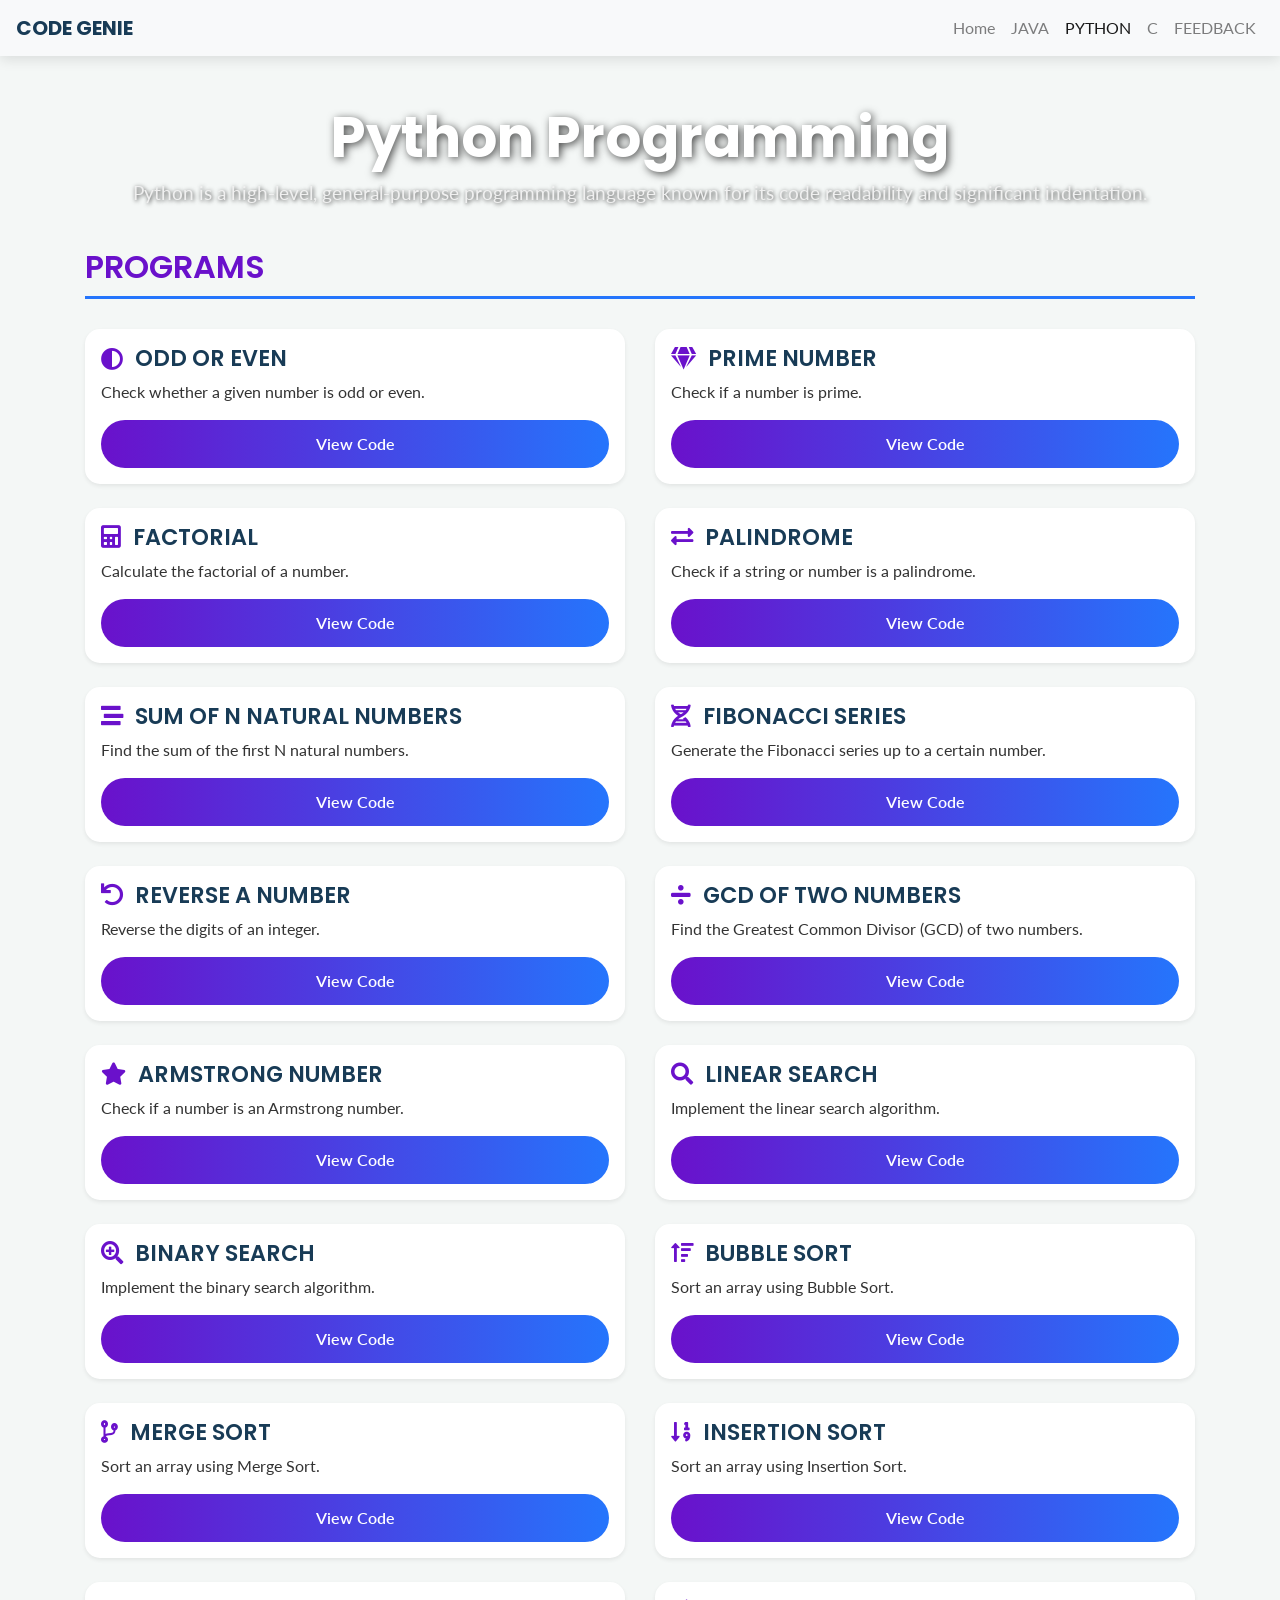
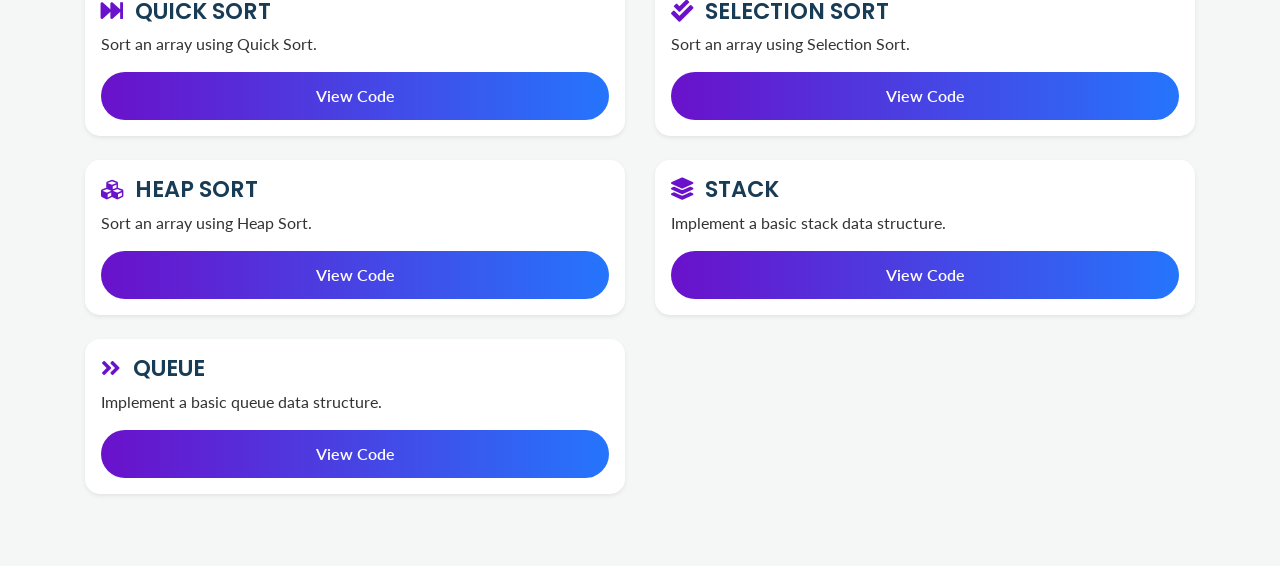
<file: python.html>
<!DOCTYPE html>
<html lang="en">
<head>
    <meta charset="UTF-8">
    <meta name="viewport" content="width=device-width, initial-scale=1.0">
    <title>Python Programs - Code Genie</title>
    <link rel="stylesheet" href="https://stackpath.bootstrapcdn.com/bootstrap/4.5.2/css/bootstrap.min.css" integrity="sha384-JcKb8q3iqJ61gNV9KGb8thSsNjpSL0n8PARn9HuZOnIxN0hoP+VmmDGMN5t9UJ0Z" crossorigin="anonymous">
    <link rel="stylesheet" href="assets/style.css">
    <link rel="stylesheet" href="https://cdnjs.cloudflare.com/ajax/libs/font-awesome/5.15.4/css/all.min.css">
    <link rel="stylesheet" href="assets/animations.css">
</head>
<body>
    <nav class="navbar navbar-expand-lg navbar-light bg-light">
        <a class="navbar-brand" href="index.html">CODE GENIE</a>
        <button class="navbar-toggler" type="button" data-toggle="collapse" data-target="#navbarNav" aria-controls="navbarNav" aria-expanded="false" aria-label="Toggle navigation">
            <span class="navbar-toggler-icon"></span>
        </button>
        <div class="collapse navbar-collapse" id="navbarNav">
            <ul class="navbar-nav ml-auto">
                <li class="nav-item"><a class="nav-link" href="index.html">Home</a></li>
                <li class="nav-item"><a class="nav-link" href="java.html">JAVA</a></li>
                <li class="nav-item active"><a class="nav-link" href="python.html">PYTHON</a></li>
                <li class="nav-item"><a class="nav-link" href="c.html">C</a></li>
                <li class="nav-item"><a class="nav-link" href="suggestion.html">FEEDBACK</a></li>
            </ul>
        </div>
    </nav>

<div class="container pt-5 pb-5 main-content-area">

        <div class="row">
            <div class="col-12 text-center mb-4">
                <h1 class="page-heading">Python Programming</h1>
                <p class="page-paragraph">Python is a high-level, general-purpose programming language known for its code readability and significant indentation.</p>
            </div>

            <div class="col-12">
                <h2 class="section-heading">PROGRAMS</h2>
            </div>

            <div class="col-12 col-md-6 mb-4">
                <div class="card h-100 p-3 shadow-sm">
                    <h3 class="program-title"><i class="fas fa-adjust"></i>ODD OR EVEN</h3>
                    <p class="program-description">Check whether a given number is odd or even.</p>
                    <button type="button" class="btn btn-primary mt-auto" data-toggle="modal" data-target="#python-oddEvenModal">View Code</button>
                </div>
            </div>
            <div class="col-12 col-md-6 mb-4">
                <div class="card h-100 p-3 shadow-sm">
                    <h3 class="program-title"><i class="fas fa-gem"></i>PRIME NUMBER</h3>
                    <p class="program-description">Check if a number is prime.</p>
                    <button type="button" class="btn btn-primary mt-auto" data-toggle="modal" data-target="#python-primeModal">View Code</button>
                </div>
            </div>
            <div class="col-12 col-md-6 mb-4">
                <div class="card h-100 p-3 shadow-sm">
                    <h3 class="program-title"><i class="fas fa-calculator"></i>FACTORIAL</h3>
                    <p class="program-description">Calculate the factorial of a number.</p>
                    <button type="button" class="btn btn-primary mt-auto" data-toggle="modal" data-target="#python-factorialModal">View Code</button>
                </div>
            </div>
            <div class="col-12 col-md-6 mb-4">
                <div class="card h-100 p-3 shadow-sm">
                    <h3 class="program-title"><i class="fas fa-exchange-alt"></i>PALINDROME</h3>
                    <p class="program-description">Check if a string or number is a palindrome.</p>
                    <button type="button" class="btn btn-primary mt-auto" data-toggle="modal" data-target="#python-palindromeModal">View Code</button>
                </div>
            </div>
            <div class="col-12 col-md-6 mb-4">
                <div class="card h-100 p-3 shadow-sm">
                    <h3 class="program-title"><i class="fas fa-stream"></i>SUM OF N NATURAL NUMBERS</h3>
                    <p class="program-description">Find the sum of the first N natural numbers.</p>
                    <button type="button" class="btn btn-primary mt-auto" data-toggle="modal" data-target="#python-sumNModal">View Code</button>
                </div>
            </div>
            <div class="col-12 col-md-6 mb-4">
                <div class="card h-100 p-3 shadow-sm">
                    <h3 class="program-title"><i class="fas fa-dna"></i>FIBONACCI SERIES</h3>
                    <p class="program-description">Generate the Fibonacci series up to a certain number.</p>
                    <button type="button" class="btn btn-primary mt-auto" data-toggle="modal" data-target="#python-fibonacciModal">View Code</button>
                </div>
            </div>
            <div class="col-12 col-md-6 mb-4">
                <div class="card h-100 p-3 shadow-sm">
                    <h3 class="program-title"><i class="fas fa-undo"></i>REVERSE A NUMBER</h3>
                    <p class="program-description">Reverse the digits of an integer.</p>
                    <button type="button" class="btn btn-primary mt-auto" data-toggle="modal" data-target="#python-reverseNumModal">View Code</button>
                </div>
            </div>
            <div class="col-12 col-md-6 mb-4">
                <div class="card h-100 p-3 shadow-sm">
                    <h3 class="program-title"><i class="fas fa-divide"></i>GCD OF TWO NUMBERS</h3>
                    <p class="program-description">Find the Greatest Common Divisor (GCD) of two numbers.</p>
                    <button type="button" class="btn btn-primary mt-auto" data-toggle="modal" data-target="#python-gcdModal">View Code</button>
                </div>
            </div>
            <div class="col-12 col-md-6 mb-4">
                <div class="card h-100 p-3 shadow-sm">
                    <h3 class="program-title"><i class="fas fa-star"></i>ARMSTRONG NUMBER</h3>
                    <p class="program-description">Check if a number is an Armstrong number.</p>
                    <button type="button" class="btn btn-primary mt-auto" data-toggle="modal" data-target="#python-armstrongModal">View Code</button>
                </div>
            </div>
            <div class="col-12 col-md-6 mb-4">
                <div class="card h-100 p-3 shadow-sm">
                    <h3 class="program-title"><i class="fas fa-search"></i>LINEAR SEARCH</h3>
                    <p class="program-description">Implement the linear search algorithm.</p>
                    <button type="button" class="btn btn-primary mt-auto" data-toggle="modal" data-target="#python-linearSearchModal">View Code</button>
                </div>
            </div>
            <div class="col-12 col-md-6 mb-4">
                <div class="card h-100 p-3 shadow-sm">
                    <h3 class="program-title"><i class="fas fa-search-plus"></i>BINARY SEARCH</h3>
                    <p class="program-description">Implement the binary search algorithm.</p>
                    <button type="button" class="btn btn-primary mt-auto" data-toggle="modal" data-target="#python-binarySearchModal">View Code</button>
                </div>
            </div>
            <div class="col-12 col-md-6 mb-4">
                <div class="card h-100 p-3 shadow-sm">
                    <h3 class="program-title"><i class="fas fa-sort-amount-up"></i>BUBBLE SORT</h3>
                    <p class="program-description">Sort an array using Bubble Sort.</p>
                    <button type="button" class="btn btn-primary mt-auto" data-toggle="modal" data-target="#python-bubbleSortModal">View Code</button>
                </div>
            </div>
            <div class="col-12 col-md-6 mb-4">
                <div class="card h-100 p-3 shadow-sm">
                    <h3 class="program-title"><i class="fas fa-code-branch"></i>MERGE SORT</h3>
                    <p class="program-description">Sort an array using Merge Sort.</p>
                    <button type="button" class="btn btn-primary mt-auto" data-toggle="modal" data-target="#python-mergeSortModal">View Code</button>
                </div>
            </div>
            <div class="col-12 col-md-6 mb-4">
                <div class="card h-100 p-3 shadow-sm">
                    <h3 class="program-title"><i class="fas fa-sort-numeric-down"></i>INSERTION SORT</h3>
                    <p class="program-description">Sort an array using Insertion Sort.</p>
                    <button type="button" class="btn btn-primary mt-auto" data-toggle="modal" data-target="#python-insertionSortModal">View Code</button>
                </div>
            </div>
            <div class="col-12 col-md-6 mb-4">
                <div class="card h-100 p-3 shadow-sm">
                    <h3 class="program-title"><i class="fas fa-fast-forward"></i>QUICK SORT</h3>
                    <p class="program-description">Sort an array using Quick Sort.</p>
                    <button type="button" class="btn btn-primary mt-auto" data-toggle="modal" data-target="#python-quickSortModal">View Code</button>
                </div>
            </div>
            <div class="col-12 col-md-6 mb-4">
                <div class="card h-100 p-3 shadow-sm">
                    <h3 class="program-title"><i class="fas fa-check-double"></i>SELECTION SORT</h3>
                    <p class="program-description">Sort an array using Selection Sort.</p>
                    <button type="button" class="btn btn-primary mt-auto" data-toggle="modal" data-target="#python-selectionSortModal">View Code</button>
                </div>
            </div>
            <div class="col-12 col-md-6 mb-4">
                <div class="card h-100 p-3 shadow-sm">
                    <h3 class="program-title"><i class="fas fa-cubes"></i>HEAP SORT</h3>
                    <p class="program-description">Sort an array using Heap Sort.</p>
                    <button type="button" class="btn btn-primary mt-auto" data-toggle="modal" data-target="#python-heapSortModal">View Code</button>
                </div>
            </div>
            <div class="col-12 col-md-6 mb-4">
                <div class="card h-100 p-3 shadow-sm">
                    <h3 class="program-title"><i class="fas fa-layer-group"></i>STACK</h3>
                    <p class="program-description">Implement a basic stack data structure.</p>
                    <button type="button" class="btn btn-primary mt-auto" data-toggle="modal" data-target="#python-stackModal">View Code</button>
                </div>
            </div>
            <div class="col-12 col-md-6 mb-4">
                <div class="card h-100 p-3 shadow-sm">
                    <h3 class="program-title"><i class="fas fa-angle-double-right"></i>QUEUE</h3>
                    <p class="program-description">Implement a basic queue data structure.</p>
                    <button type="button" class="btn btn-primary mt-auto" data-toggle="modal" data-target="#python-queueModal">View Code</button>
                </div>
            </div>
        </div>
    </div>

    <div class="modal fade" id="python-oddEvenModal" tabindex="-1"><div class="modal-dialog"><div class="modal-content"><div class="modal-header"><h5 class="modal-title">ODD OR EVEN</h5><button type="button" class="close" data-dismiss="modal">&times;</button></div><div class="modal-body"><pre><code>num = int(input("Enter a number: "))
if (num % 2) == 0:
    print(f"{num} is an Even number")
else:
    print(f"{num} is an Odd number")</code></pre></div></div></div></div>
    <div class="modal fade" id="python-primeModal" tabindex="-1"><div class="modal-dialog"><div class="modal-content"><div class="modal-header"><h5 class="modal-title">PRIME NUMBER</h5><button type="button" class="close" data-dismiss="modal">&times;</button></div><div class="modal-body"><pre><code>num = int(input("Enter a number: "))
if num > 1:
    for i in range(2, int(num**0.5) + 1):
        if (num % i) == 0:
            print(f"{num} is not a prime number")
            break
    else:
        print(f"{num} is a prime number")
else:
    print(f"{num} is not a prime number")</code></pre></div></div></div></div>
    <div class="modal fade" id="python-factorialModal" tabindex="-1"><div class="modal-dialog"><div class="modal-content"><div class="modal-header"><h5 class="modal-title">FACTORIAL</h5><button type="button" class="close" data-dismiss="modal">&times;</button></div><div class="modal-body"><pre><code>n = int(input("Enter any number: "))
fact = 1
if n < 0:
    print("Factorial does not exist for negative numbers")
elif n == 0:
    print("The factorial of 0 is 1")
else:
    for i in range(1, n + 1):
        fact = fact * i
    print(f"The factorial of {n} is {fact}")</code></pre></div></div></div></div>
    <div class="modal fade" id="python-palindromeModal" tabindex="-1"><div class="modal-dialog"><div class="modal-content"><div class="modal-header"><h5 class="modal-title">PALINDROME</h5><button type="button" class="close" data-dismiss="modal">&times;</button></div><div class="modal-body"><pre><code>text = input("Enter any string: ")
# Remove spaces and convert to lowercase for accurate check
clean_text = text.replace(" ", "").lower()
if clean_text == clean_text[::-1]:
    print(f'"{text}" is a palindrome')
else:
    print(f'"{text}" is not a palindrome')</code></pre></div></div></div></div>
    <div class="modal fade" id="python-sumNModal" tabindex="-1"><div class="modal-dialog"><div class="modal-content"><div class="modal-header"><h5 class="modal-title">SUM OF N NATURAL NUMBERS</h5><button type="button" class="close" data-dismiss="modal">&times;</button></div><div class="modal-body"><pre><code>n = int(input("Enter any number: "))
if n < 1:
    print("Please enter a positive number")
else:
    sum_val = (n * (n + 1)) // 2
    print(f"Sum of first {n} natural numbers is {sum_val}")</code></pre></div></div></div></div>
    <div class="modal fade" id="python-fibonacciModal" tabindex="-1"><div class="modal-dialog"><div class="modal-content"><div class="modal-header"><h5 class="modal-title">FIBONACCI SERIES</h5><button type="button" class="close" data-dismiss="modal">&times;</button></div><div class="modal-body"><pre><code>n = int(input("Enter the number of terms: "))
first, second = 0, 1
if n <= 0:
    print("Please enter a positive integer")
elif n == 1:
    print("Fibonacci sequence:", first)
else:
    print("Fibonacci sequence:")
    for _ in range(n):
        print(first, end=" ")
        next_term = first + second
        first = second
        second = next_term</code></pre></div></div></div></div>
    <div class="modal fade" id="python-reverseNumModal" tabindex="-1"><div class="modal-dialog"><div class="modal-content"><div class="modal-header"><h5 class="modal-title">REVERSE A NUMBER</h5><button type="button" class="close" data-dismiss="modal">&times;</button></div><div class="modal-body"><pre><code>n = int(input("Enter any value: "))
reverse = 0
while n != 0:
    digit = n % 10
    reverse = reverse * 10 + digit
    n //= 10
print(f"The reverse of the number is {reverse}")</code></pre></div></div></div></div>
    <div class="modal fade" id="python-gcdModal" tabindex="-1"><div class="modal-dialog"><div class="modal-content"><div class="modal-header"><h5 class="modal-title">GCD OF TWO NUMBERS</h5><button type="button" class="close" data-dismiss="modal">&times;</button></div><div class="modal-body"><pre><code>import math
x = int(input("Enter the first number: "))
y = int(input("Enter the second number: "))
print(f"GCD of the two numbers is: {math.gcd(x, y)}")</code></pre></div></div></div></div>
    <div class="modal fade" id="python-armstrongModal" tabindex="-1"><div class="modal-dialog"><div class="modal-content"><div class="modal-header"><h5 class="modal-title">ARMSTRONG NUMBER</h5><button type="button" class="close" data-dismiss="modal">&times;</button></div><div class="modal-body"><pre><code>num_str = input("Enter any number: ")
order = len(num_str)
n = int(num_str)
temp = n
sum_val = 0
while temp > 0:
    digit = temp % 10
    sum_val += digit ** order
    temp //= 10
if n == sum_val:
    print(f"{n} is an Armstrong number")
else:
    print(f"{n} is not an Armstrong number")</code></pre></div></div></div></div>
    <div class="modal fade" id="python-linearSearchModal" tabindex="-1"><div class="modal-dialog"><div class="modal-content"><div class="modal-header"><h5 class="modal-title">LINEAR SEARCH</h5><button type="button" class="close" data-dismiss="modal">&times;</button></div><div class="modal-body"><pre><code>def linear_search(items, key):
    for i, item in enumerate(items):
        if item == key:
            return i
    return -1

my_list = [1, 3, 5, 4, 7, 9]
search_key = 7
result = linear_search(my_list, search_key)
if result == -1:
    print("Element not found")
else:
    print(f"Element found at index: {result}")</code></pre></div></div></div></div>
    <div class="modal fade" id="python-binarySearchModal" tabindex="-1"><div class="modal-dialog"><div class="modal-content"><div class="modal-header"><h5 class="modal-title">BINARY SEARCH</h5><button type="button" class="close" data-dismiss="modal">&times;</button></div><div class="modal-body"><pre><code>def binary_search(sorted_list, key):
    low = 0
    high = len(sorted_list) - 1
    while low <= high:
        mid = (high + low) // 2
        if sorted_list[mid] < key:
            low = mid + 1
        elif sorted_list[mid] > key:
            high = mid - 1
        else:
            return mid
    return -1

my_list = [12, 24, 32, 39, 45, 50, 54]
search_key = 45
result = binary_search(my_list, search_key)
if result != -1:
    print(f"Element is present at index {result}")
else:
    print("Element is not present in the list")</code></pre></div></div></div></div>
    <div class="modal fade" id="python-bubbleSortModal" tabindex="-1"><div class="modal-dialog"><div class="modal-content"><div class="modal-header"><h5 class="modal-title">BUBBLE SORT</h5><button type="button" class="close" data-dismiss="modal">&times;</button></div><div class="modal-body"><pre><code>def bubble_sort(arr):
    n = len(arr)
    for i in range(n):
        for j in range(0, n - i - 1):
            if arr[j] > arr[j + 1]:
                arr[j], arr[j + 1] = arr[j + 1], arr[j]

my_array = [2, 1, 10, 23, 5]
bubble_sort(my_array)
print("Sorted array is:", my_array)</code></pre></div></div></div></div>
    <div class="modal fade" id="python-mergeSortModal" tabindex="-1"><div class="modal-dialog"><div class="modal-content"><div class="modal-header"><h5 class="modal-title">MERGE SORT</h5><button type="button" class="close" data-dismiss="modal">&times;</button></div><div class="modal-body"><pre><code>def merge_sort(arr):
    if len(arr) > 1:
        mid = len(arr) // 2
        left_half = arr[:mid]
        right_half = arr[mid:]
        merge_sort(left_half)
        merge_sort(right_half)
        i = j = k = 0
        while i < len(left_half) and j < len(right_half):
            if left_half[i] < right_half[j]:
                arr[k] = left_half[i]
                i += 1
            else:
                arr[k] = right_half[j]
                j += 1
            k += 1
        while i < len(left_half):
            arr[k] = left_half[i]
            i += 1
            k += 1
        while j < len(right_half):
            arr[k] = right_half[j]
            j += 1
            k += 1

my_array = [12, 11, 13, 5, 6, 7]
merge_sort(my_array)
print("Sorted array is:", my_array)</code></pre></div></div></div></div>
    <div class="modal fade" id="python-insertionSortModal" tabindex="-1"><div class="modal-dialog"><div class="modal-content"><div class="modal-header"><h5 class="modal-title">INSERTION SORT</h5><button type="button" class="close" data-dismiss="modal">&times;</button></div><div class="modal-body"><pre><code>def insertion_sort(arr):
    for i in range(1, len(arr)):
        key = arr[i]
        j = i - 1
        while j >= 0 and key < arr[j]:
            arr[j + 1] = arr[j]
            j -= 1
        arr[j + 1] = key

my_array = [7, 2, 1, 6]
insertion_sort(my_array)
print("Sorted array is:", my_array)</code></pre></div></div></div></div>
    <div class="modal fade" id="python-quickSortModal" tabindex="-1"><div class="modal-dialog"><div class="modal-content"><div class="modal-header"><h5 class="modal-title">QUICK SORT</h5><button type="button" class="close" data-dismiss="modal">&times;</button></div><div class="modal-body"><pre><code>def partition(arr, low, high):
    pivot = arr[high]
    i = low - 1
    for j in range(low, high):
        if arr[j] <= pivot:
            i += 1
            arr[i], arr[j] = arr[j], arr[i]
    arr[i + 1], arr[high] = arr[high], arr[i + 1]
    return i + 1

def quick_sort(arr, low, high):
    if low < high:
        pi = partition(arr, low, high)
        quick_sort(arr, low, pi - 1)
        quick_sort(arr, pi + 1, high)

data = [1, 7, 4, 1, 10, 9, -2]
quick_sort(data, 0, len(data) - 1)
print("Sorted array is:", data)</code></pre></div></div></div></div>
    <div class="modal fade" id="python-selectionSortModal" tabindex="-1"><div class="modal-dialog"><div class="modal-content"><div class="modal-header"><h5 class="modal-title">SELECTION SORT</h5><button type="button" class="close" data-dismiss="modal">&times;</button></div><div class="modal-body"><pre><code>def selection_sort(arr):
    size = len(arr)
    for i in range(size):
        min_idx = i
        for j in range(i + 1, size):
            if arr[j] < arr[min_idx]:
                min_idx = j
        arr[i], arr[min_idx] = arr[min_idx], arr[i]

data = [7, 2, 1, 6]
selection_sort(data)
print("Sorted array is:", data)</code></pre></div></div></div></div>
    <div class="modal fade" id="python-heapSortModal" tabindex="-1"><div class="modal-dialog"><div class="modal-content"><div class="modal-header"><h5 class="modal-title">HEAP SORT</h5><button type="button" class="close" data-dismiss="modal">&times;</button></div><div class="modal-body"><pre><code>def heapify(arr, n, i):
    largest = i
    l = 2 * i + 1
    r = 2 * i + 2
    if l < n and arr[i] < arr[l]:
        largest = l
    if r < n and arr[largest] < arr[r]:
        largest = r
    if largest != i:
        arr[i], arr[largest] = arr[largest], arr[i]
        heapify(arr, n, largest)

def heap_sort(arr):
    n = len(arr)
    for i in range(n // 2 - 1, -1, -1):
        heapify(arr, n, i)
    for i in range(n - 1, 0, -1):
        arr[i], arr[0] = arr[0], arr[i]
        heapify(arr, i, 0)

arr = [12, 11, 13, 5, 6, 7]
heap_sort(arr)
print("Sorted array is:", arr)</code></pre></div></div></div></div>
    <div class="modal fade" id="python-stackModal" tabindex="-1"><div class="modal-dialog"><div class="modal-content"><div class="modal-header"><h5 class="modal-title">STACK</h5><button type="button" class="close" data-dismiss="modal">&times;</button></div><div class="modal-body"><pre><code>stack = []
# Push items onto the stack
stack.append('A')
stack.append('B')
stack.append('C')
print("Initial stack:", stack)
# Pop items from the stack
print("Popped item:", stack.pop())
print("Popped item:", stack.pop())
print("Stack after popping:", stack)</code></pre></div></div></div></div>
    <div class="modal fade" id="python-queueModal" tabindex="-1"><div class="modal-dialog"><div class="modal-content"><div class="modal-header"><h5 class="modal-title">QUEUE</h5><button type="button" class="close" data-dismiss="modal">&times;</button></div><div class="modal-body"><pre><code>from collections import deque
queue = deque()
# Enqueue items
queue.append('A')
queue.append('B')
queue.append('C')
print("Initial queue:", queue)
# Dequeue items
print("Dequeued item:", queue.popleft())
print("Dequeued item:", queue.popleft())
print("Queue after dequeuing:", queue)</code></pre></div></div></div></div>
    
    <script src="https://code.jquery.com/jquery-3.5.1.slim.min.js" integrity="sha384-DfXdz2htPH0lsSSs5nCTpuj/zy4C+OGpamoFVy38MVBnE+IbbVYUew+OrCXaRkfj" crossorigin="anonymous"></script>
    <script src="https://cdn.jsdelivr.net/npm/popper.js@1.16.1/dist/umd/popper.min.js" integrity="sha384-9/reFTGAW83EW2RDu2S0VKaIzap3H66lZH81PoYlFhbGU+6BZp6G7niu735Sk7lN" crossorigin="anonymous"></script>
    <script src="https://stackpath.bootstrapcdn.com/bootstrap/4.5.2/js/bootstrap.min.js" integrity="sha384-B4gt1jrGC7Jh4AgTPSdUtOBvfO8shuf57BaghqFfPlYxofvL8/KUEfYiJOMMV+rV" crossorigin="anonymous"></script>
</body>
</html>
</file>
<file: assets/style.css>
/* Import Google Fonts */
@import url('https://fonts.googleapis.com/css2?family=Poppins:wght@400;600;700&family=Lato:wght@400;700&display=swap');

/* Define variables for the entire site */
:root {
    --primary-color: #6a11cb;
    --secondary-color: #2575fc;
    --background-color: #f4f7f6;
    --card-bg-color: #ffffff;
    --text-color: #333;
    --heading-color: #183b56;
    --shadow-color: rgba(0, 0, 0, 0.1);
}

body {
    font-family: 'Lato', sans-serif;
    background-color: var(--background-color);
    color: var(--text-color);
}

/* --- Navigation Bar --- */
.navbar {
    box-shadow: 0 4px 12px var(--shadow-color);
    position: sticky;
    top: 0;
    z-index: 1000;
    width: 100%;
}
.navbar-brand {
    font-family: 'Poppins', sans-serif;
    font-weight: 700;
    color: var(--heading-color) !important;
}

/* --- Main Content Area --- */
.main-content-area {
    padding-top: 70px; /* Adds space at the top, below the navbar */
}

/* --- Homepage Styles --- */
.bg-container {
    background: linear-gradient(rgba(0, 0, 0, 0.5), rgba(0, 0, 0, 0.5)), url("background.jpg.jpg");
    height: 100vh;
    background-size: cover;
    background-position: center;
}

/* --- General Headings & Paragraphs --- */
.page-heading {
    font-family: 'Poppins', sans-serif;
    color: #ffffff;
    font-size: 3.5rem;
    font-weight: 700;
    text-shadow: 2px 2px 8px rgba(0, 0, 0, 0.7);
}
.page-paragraph {
    font-size: 1.2rem;
    color: #f0f0f0;
    text-shadow: 1px 1px 4px rgba(0, 0, 0, 0.8);
}
.section-heading {
    font-family: 'Poppins', sans-serif;
    color: var(--primary-color);
    font-weight: 600;
    border-bottom: 3px solid var(--secondary-color);
    padding-bottom: 10px;
    margin-bottom: 30px;
}

/* --- Program Card Styles --- */
.card {
    border: none;
    border-radius: 15px;
    box-shadow: 0 5px 15px var(--shadow-color);
    transition: transform 0.3s ease, box-shadow 0.3s ease;
    display: flex;
    flex-direction: column;
}
.card:hover {
    transform: translateY(-10px);
    box-shadow: 0 15px 25px rgba(0, 0, 0, 0.15);
}
.program-title {
    font-family: 'Poppins', sans-serif;
    font-size: 1.4rem;
    font-weight: 600;
    color: var(--heading-color);
    display: flex;
    align-items: center;
}
.program-title i {
    margin-right: 12px;
    color: var(--primary-color);
}
.program-description {
    flex-grow: 1;
}

/* --- Button Styles --- */
.btn-primary {
    background-image: linear-gradient(to right, var(--primary-color) 0%, var(--secondary-color) 100%);
    border: none;
    border-radius: 50px;
    padding: 12px 25px;
    font-weight: 600;
    transition: transform 0.2s ease, box-shadow 0.2s ease;
}
.btn-primary:hover {
    transform: scale(1.05);
    box-shadow: 0 8px 15px rgba(0, 0, 0, 0.2);
}

/* --- Code Modal Styles --- */
.modal-content {
    border-radius: 15px;
    border: none;
}
.modal-header {
    background-image: linear-gradient(to right, var(--primary-color) 0%, var(--secondary-color) 100%);
    color: white;
    border-top-left-radius: 15px;
    border-top-right-radius: 15px;
}
.modal-header .close {
    color: white;
    text-shadow: none;
    opacity: 1;
}
.modal-body pre {
    background-color: #282c34;
    color: #abb2bf;
    border-radius: 8px;
    padding: 15px;
    white-space: pre-wrap;
    word-wrap: break-word;
}
.modal-body code {
    font-family: 'Courier New', Courier, monospace;
}

/* --- Feedback Page --- */
.feedback-form {
    background-color: var(--card-bg-color);
    padding: 40px;
    border-radius: 15px;
    box-shadow: 0 5px 15px var(--shadow-color);
}
.feedback-image {
    max-width: 100%;
    height: auto;
}
</file>
<file: assets/animations.css>
/* assets/animations.css */

/* Animation for fading in titles and paragraphs */
@keyframes fadeIn {
    from {
        opacity: 0;
        transform: translateY(-20px);
    }
    to {
        opacity: 1;
        transform: translateY(0);
    }
}

/* Animation for cards sliding in from the bottom */
@keyframes slideInUp {
    from {
        opacity: 0;
        transform: translateY(40px);
    }
    to {
        opacity: 1;
        transform: translateY(0);
    }
}

/* Applying the animations */
.page-heading, .page-paragraph {
    animation: fadeIn 0.8s ease-out forwards;
}

.card {
    animation: slideInUp 0.6s ease-out forwards;
}
</file>
